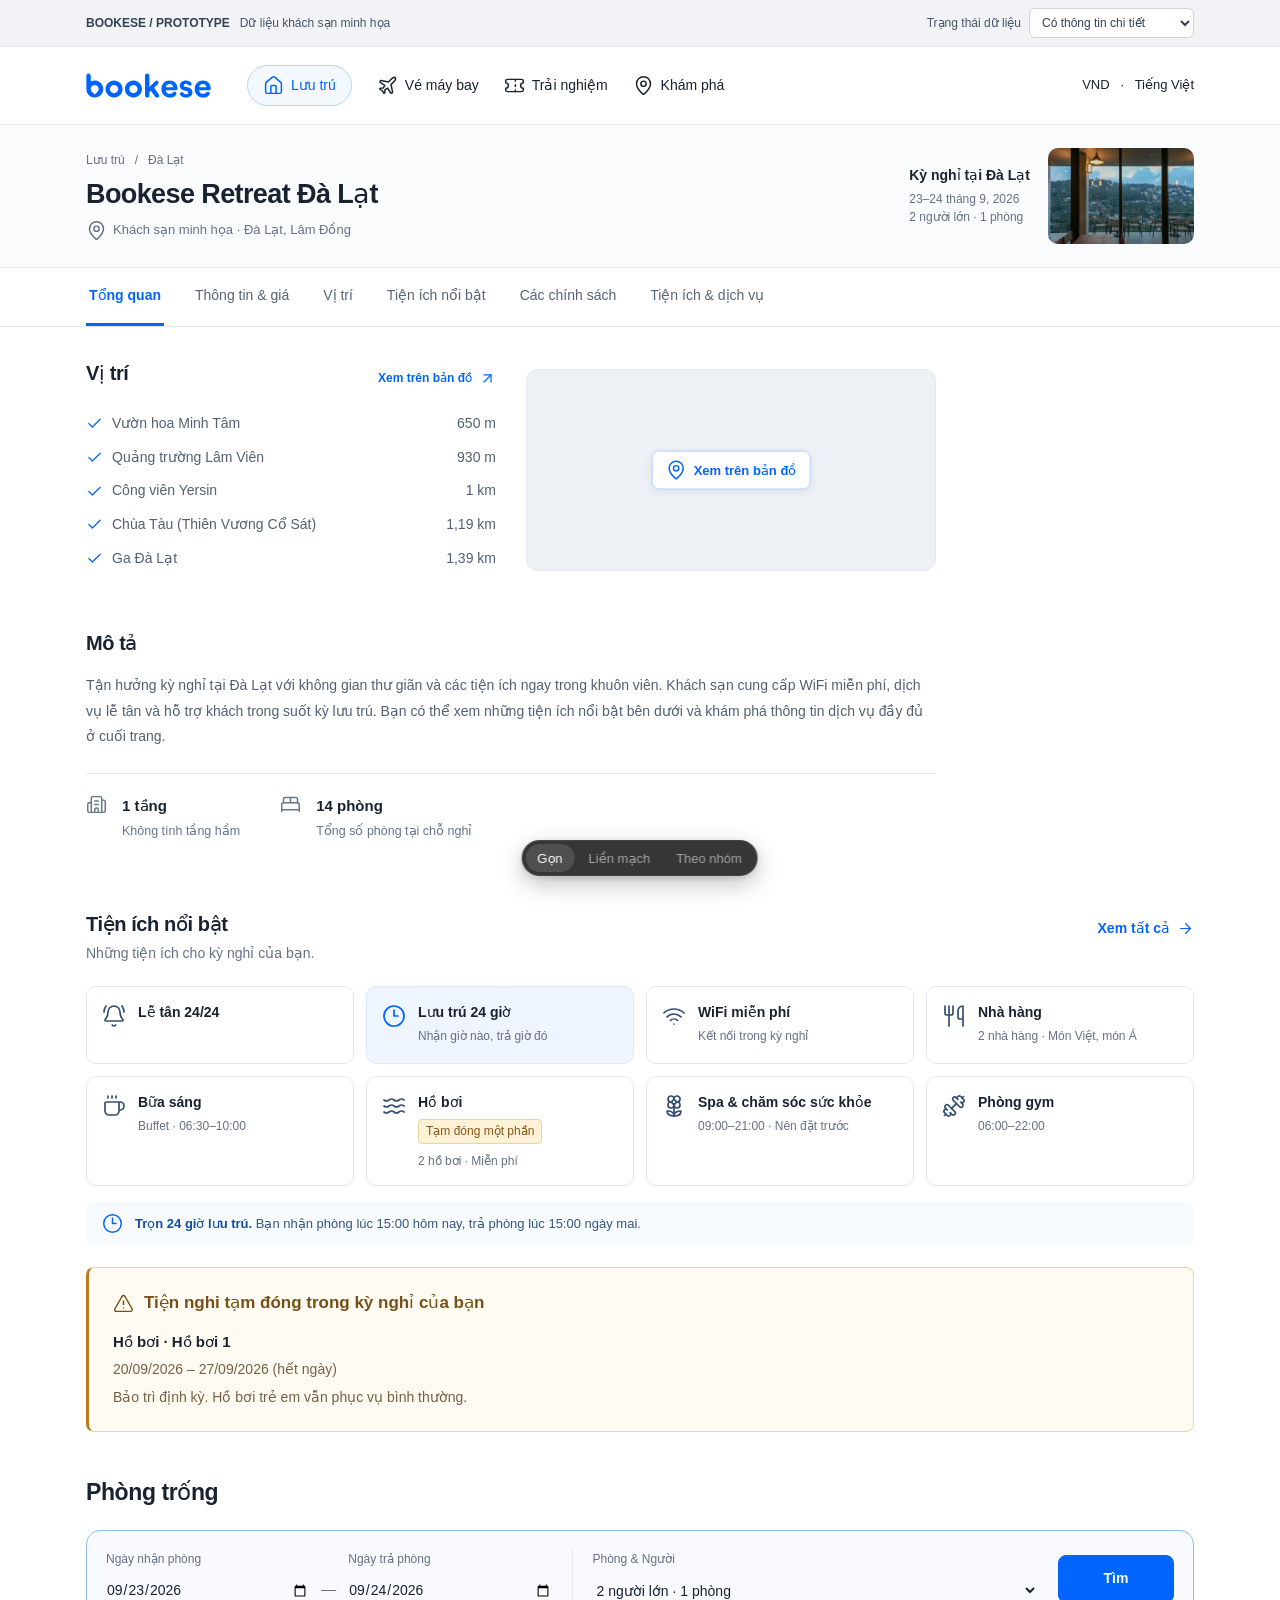
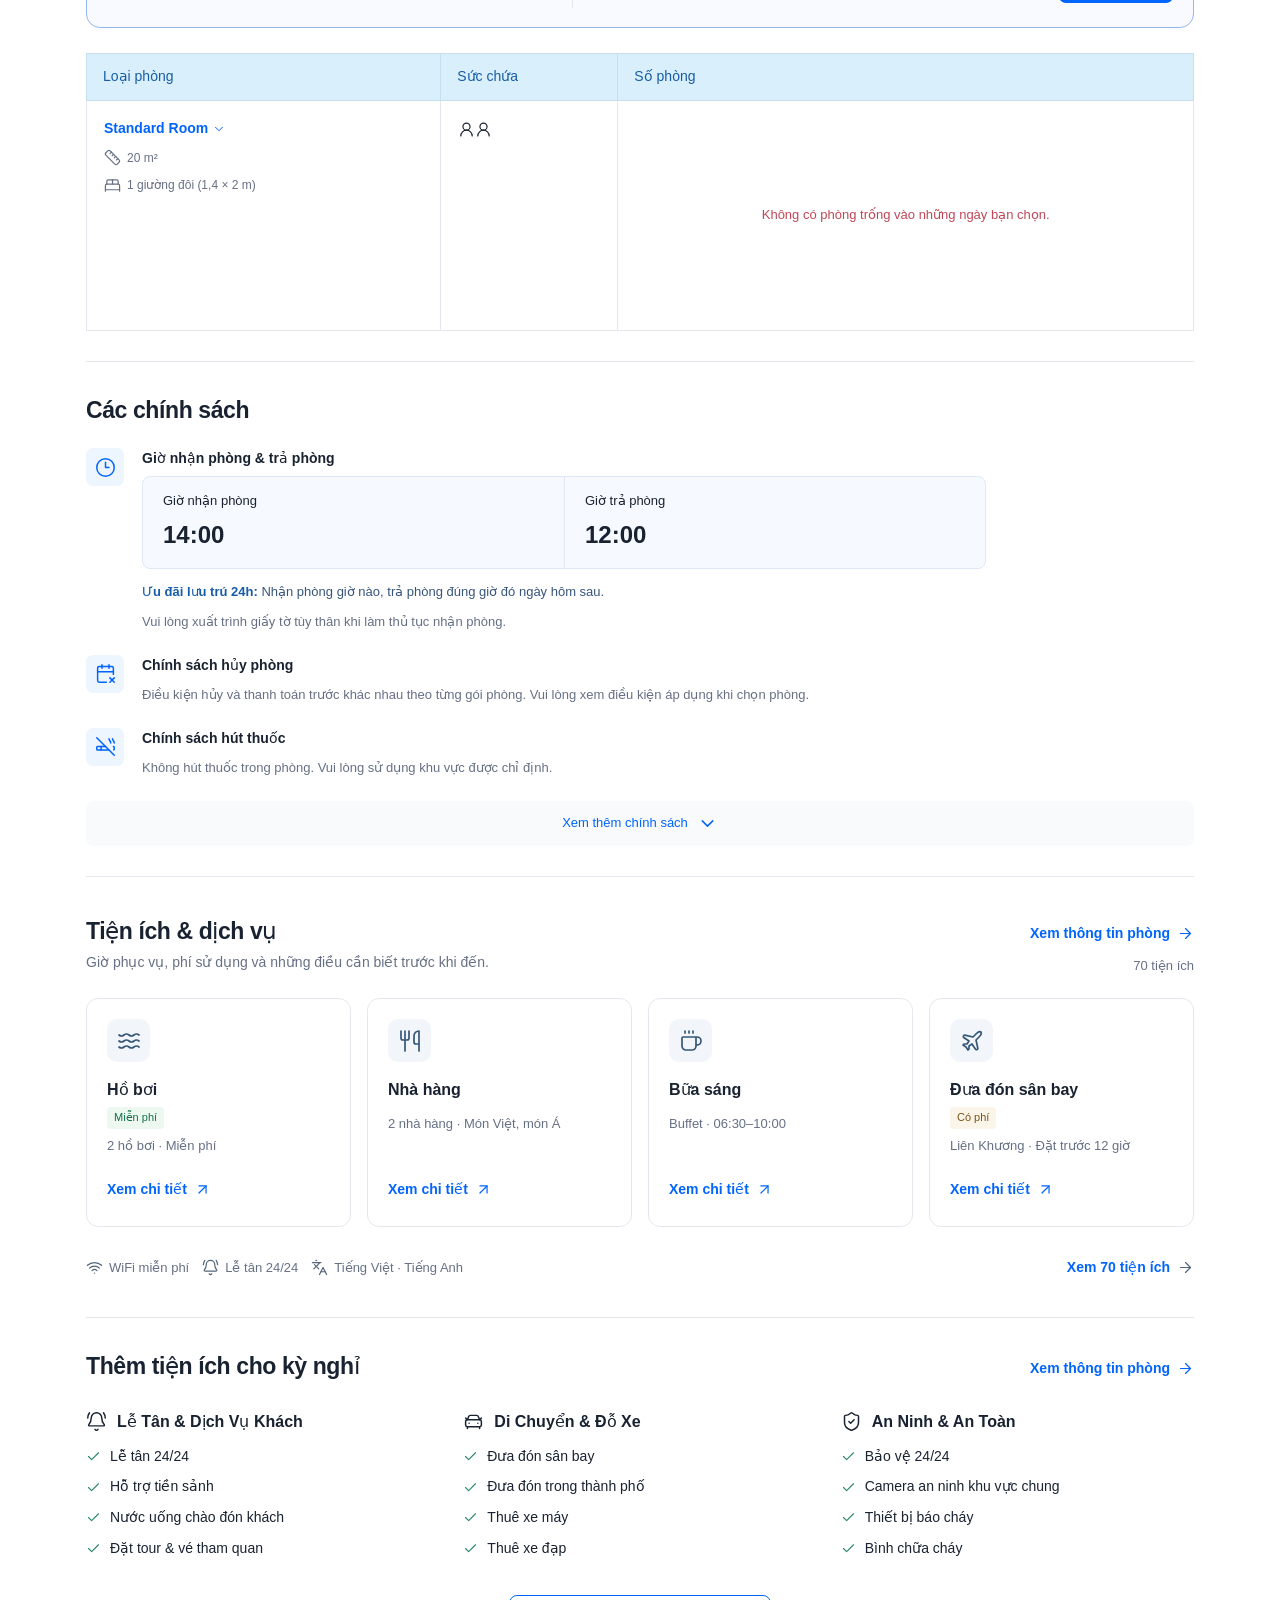
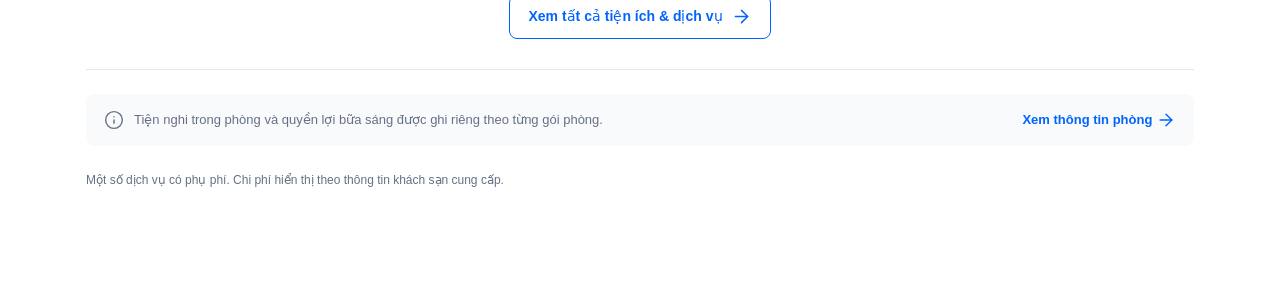
<file: index.html>
<!doctype html>
<html lang="vi"><head><meta charset="utf-8"><meta name="viewport" content="width=device-width,initial-scale=1"><meta http-equiv="refresh" content="0;url=Bookese-Tien-ich-Prototype.html"><title>Bookese · Prototype tiện ích</title></head><body><p><a href="Bookese-Tien-ich-Prototype.html">Mở prototype khách hàng</a></p><p><a href="Bookese-Extranet-Prototype.html">Mở prototype Extranet</a></p></body></html>
</file>
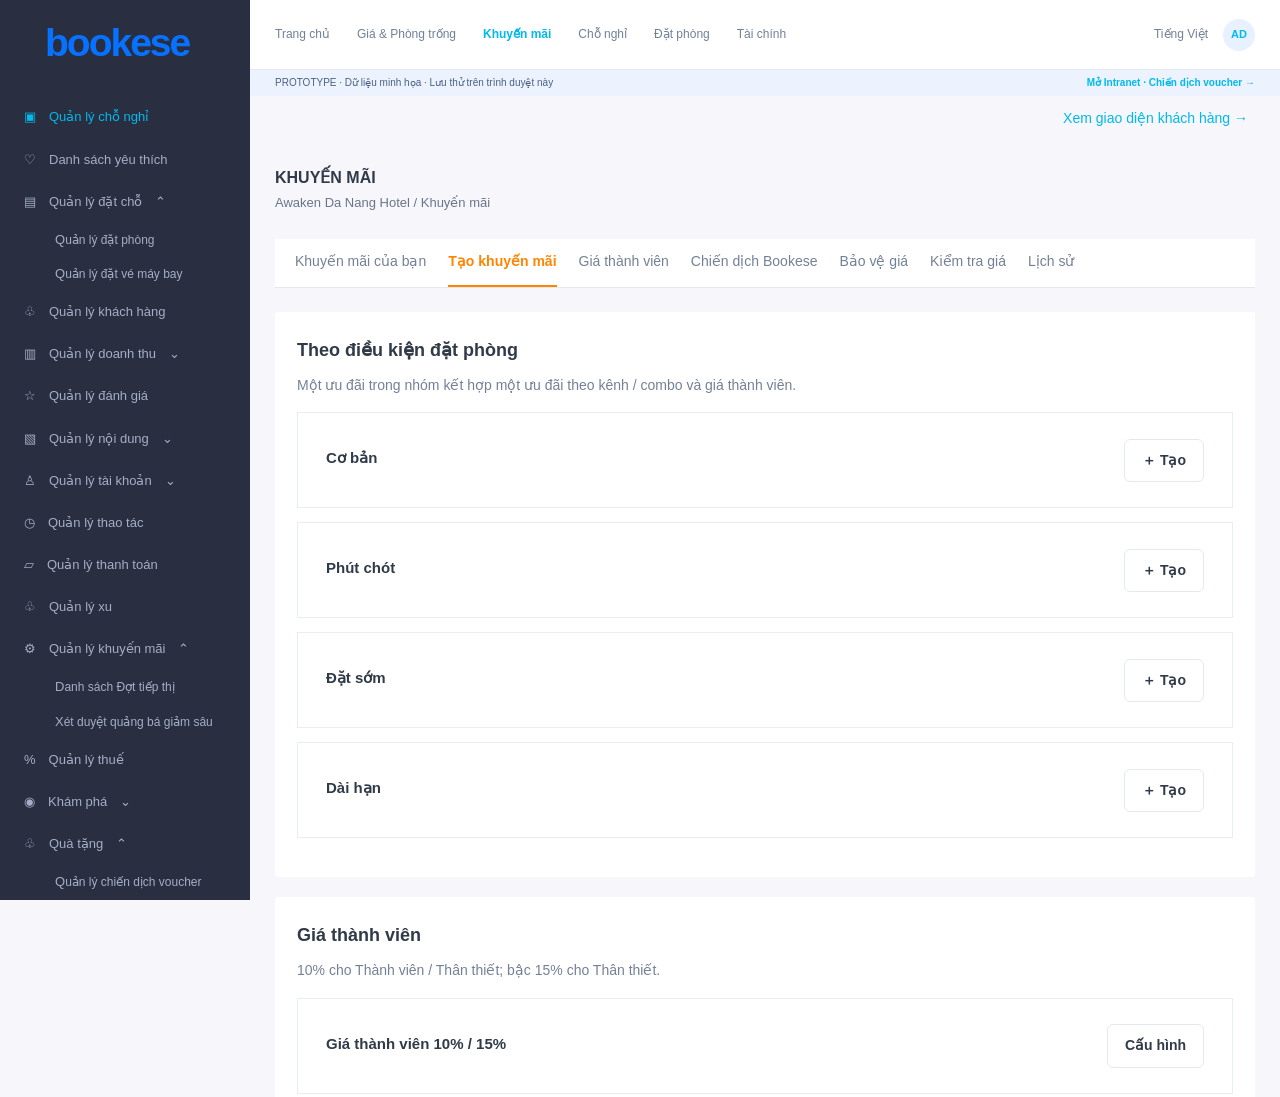
<file: promotion-loyalty/index.html>
<!doctype html><html lang="vi"><meta charset="utf-8"><meta http-equiv="refresh" content="0;url=promotions.html#catalog"><title>Bookese · Khuyến mãi và Loyalty</title><a href="promotions.html#catalog">Mở Extranet</a> · <a href="intranet.html#marketing">Mở Intranet</a></html>
</file>
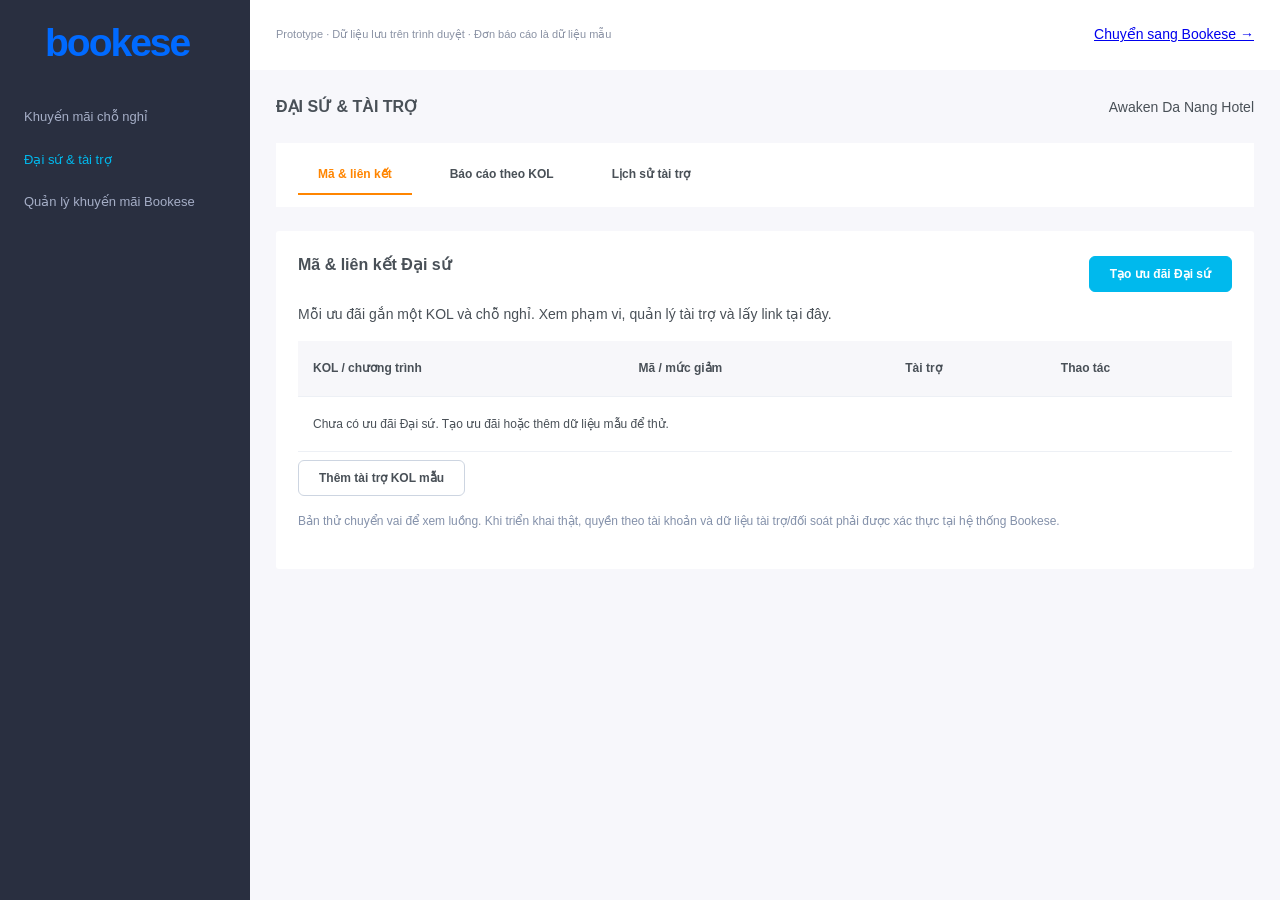
<file: promotion-loyalty/ambassadors.html>
<!doctype html><html lang="vi"><head><meta charset="utf-8"><meta name="viewport" content="width=device-width,initial-scale=1"><title>Bookese · Đại sứ & tài trợ</title><link rel="stylesheet" href="intranet.css"></head><body><aside><div class="logo">bookese</div><a href="promotions.html#list">Khuyến mãi chỗ nghỉ</a><a class="active" href="ambassadors.html">Đại sứ & tài trợ</a><a href="intranet.html#marketing">Quản lý khuyến mãi Bookese</a></aside><header><span class="sample">Prototype · Dữ liệu lưu trên trình duyệt · Đơn báo cáo là dữ liệu mẫu</span><a id="switch"></a></header><main><div class="title"><h1>Đại sứ & tài trợ</h1><span>Awaken Da Nang Hotel</span></div><div class="tabs"><button onclick="view='links';render()">Mã & liên kết</button><button onclick="view='report';render()">Báo cáo theo KOL</button><button onclick="view='audit';render()">Lịch sử tài trợ</button></div><div id="body"></div></main><dialog id="detail"></dialog><script src="ambassadors.js?v=20260918n"></script></body></html>
</file>
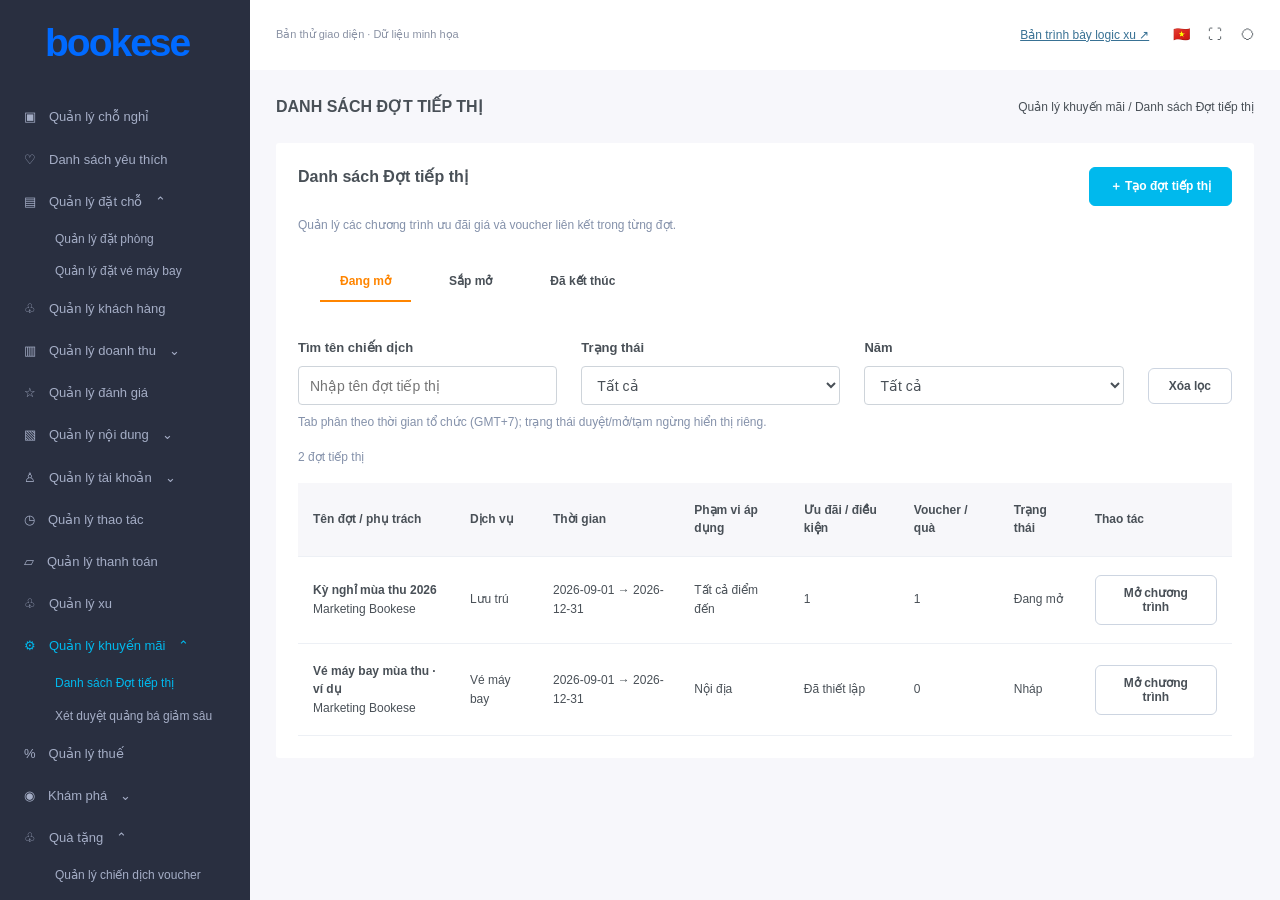
<file: promotion-loyalty/intranet.html>
<!doctype html><html lang="vi"><head><meta charset="utf-8"><meta name="viewport" content="width=device-width,initial-scale=1"><title>Bookese · Intranet</title><link rel="stylesheet" href="intranet.css?v=20260929-r1"><link rel="stylesheet" href="voucher-ui.css?v=20260929-r1"><link rel="stylesheet" href="loyalty-ui.css?v=20260929-r1"><link rel="stylesheet" href="loyalty-operations.css?v=20260929-r1"><link rel="stylesheet" href="bookese-booking-reference.css?v=20260929-r1"><link rel="stylesheet" href="promotion-update-20260929.css?v=20260929-r1"></head><body><aside id="side"></aside><header><span class="sample">Bản thử giao diện · Dữ liệu minh họa</span><span>🇻🇳　 ⛶　 ◯</span></header><main id="app"></main><dialog id="modal"></dialog><div id="toast" role="status" hidden></div><script src="shared-admin-sidebar.js?v=20260929-r1"></script><script src="intranet.js?v=20260929-r1"></script><script src="target-state.js?v=20260929-r1"></script><script src="target-intranet.js?v=20260929-r1"></script><script src="flash-publicity.js?v=20260929-r1"></script><script src="marketing-navigation.js?v=20260929-r1"></script><script src="campaign-extras.js?v=20260929-r1"></script><script src="voucher-model.js?v=20260929-r1"></script><script src="voucher-admin.js?v=20260929-r1"></script><script src="voucher-samples.js?v=20260929-r1"></script><script src="voucher-exchange-filter.js?v=20260929-r1"></script><script src="voucher-ui.js?v=20260929-r1"></script><script src="voucher-sources.js?v=20260929-r1"></script><script src="loyalty-core.js?v=20261002"></script><script src="refund-preview.js?v=20261002"></script><script src="loyalty-admin.js?v=20261002"></script><script src="loyalty-operations.js?v=20261002"></script><script src="bookese-booking-reference.js?v=20261002"></script><script src="marketing-coin-bonus.js?v=20260929-r1"></script><script src="flight-marketing-conditions.js?v=20260929-r1"></script><script src="blackout-calendar.js?v=20260929-r1"></script><script src="promotion-update-20260929.js?v=20260929-r1"></script></body></html>
</file>
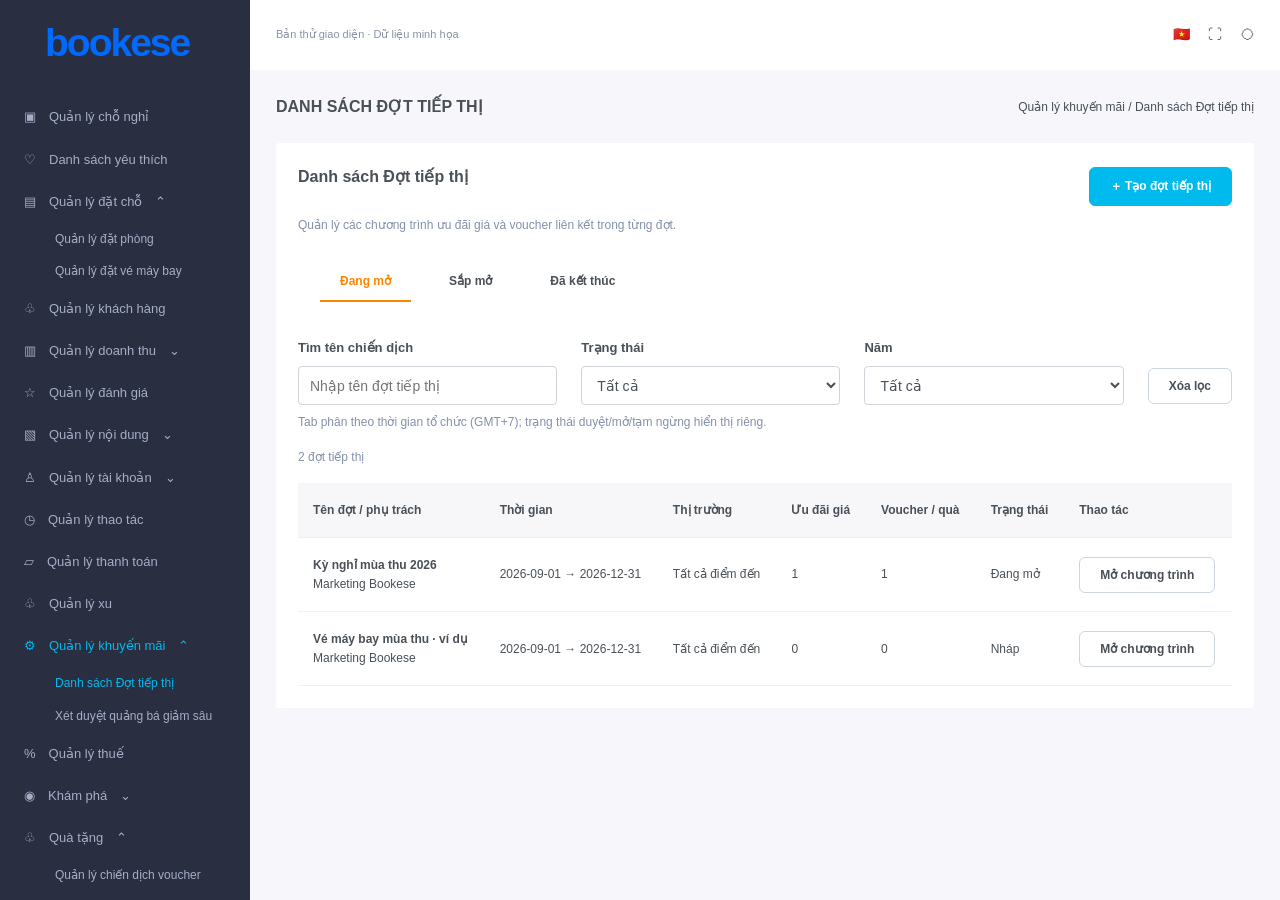
<file: promotion-loyalty/loyalty-guide-backup-20260928.html>
<!doctype html><html lang="vi"><head><meta charset="utf-8"><meta name="viewport" content="width=device-width,initial-scale=1"><title>Bookese · Intranet</title><link rel="stylesheet" href="loyalty-guide-backup-20260928-assets/intranet.css?v=20260923-voucher"><link rel="stylesheet" href="loyalty-guide-backup-20260928-assets/voucher-ui.css?v=20260923-ui"><link rel="stylesheet" href="loyalty-guide-backup-20260928-assets/loyalty-ui.css?v=20260923-coins"></head><body><aside id="side"></aside><header><span class="sample">Bản thử giao diện · Dữ liệu minh họa</span><span>🇻🇳　 ⛶　 ◯</span></header><main id="app"></main><dialog id="modal"></dialog><div id="toast" role="status" hidden></div><script src="loyalty-guide-backup-20260928-assets/shared-admin-sidebar.js?v=20260924-shared"></script><script src="loyalty-guide-backup-20260928-assets/intranet.js?sidebar=shared&v=20260923-tabs"></script><script src="loyalty-guide-backup-20260928-assets/target-state.js?v=20260918m"></script><script src="loyalty-guide-backup-20260928-assets/target-intranet.js?sidebar=shared&v=20260923-tabs"></script><script src="loyalty-guide-backup-20260928-assets/flash-publicity.js?v=20260923-no-publicity-min"></script><script src="loyalty-guide-backup-20260928-assets/marketing-navigation.js?v=20260923-no-publicity-min"></script><script src="loyalty-guide-backup-20260928-assets/campaign-extras.js?v=20260923-benefits2"></script><script src="loyalty-guide-backup-20260928-assets/voucher-model.js?v=20260923-ui"></script><script src="loyalty-guide-backup-20260928-assets/voucher-admin.js?v=20260923"></script><script src="loyalty-guide-backup-20260928-assets/voucher-samples.js?v=20260923"></script><script src="loyalty-guide-backup-20260928-assets/voucher-exchange-filter.js?v=20260923"></script><script src="loyalty-guide-backup-20260928-assets/voucher-ui.js?v=20260923-ui"></script><script src="loyalty-guide-backup-20260928-assets/voucher-sources.js?v=20260923-sources"></script><script src="loyalty-guide-backup-20260928-assets/loyalty-core.js?v=20261002"></script><script src="refund-preview.js?v=20261002"></script><script src="loyalty-guide-backup-20260928-assets/loyalty-admin.js?v=20261002"></script></body></html>
</file>
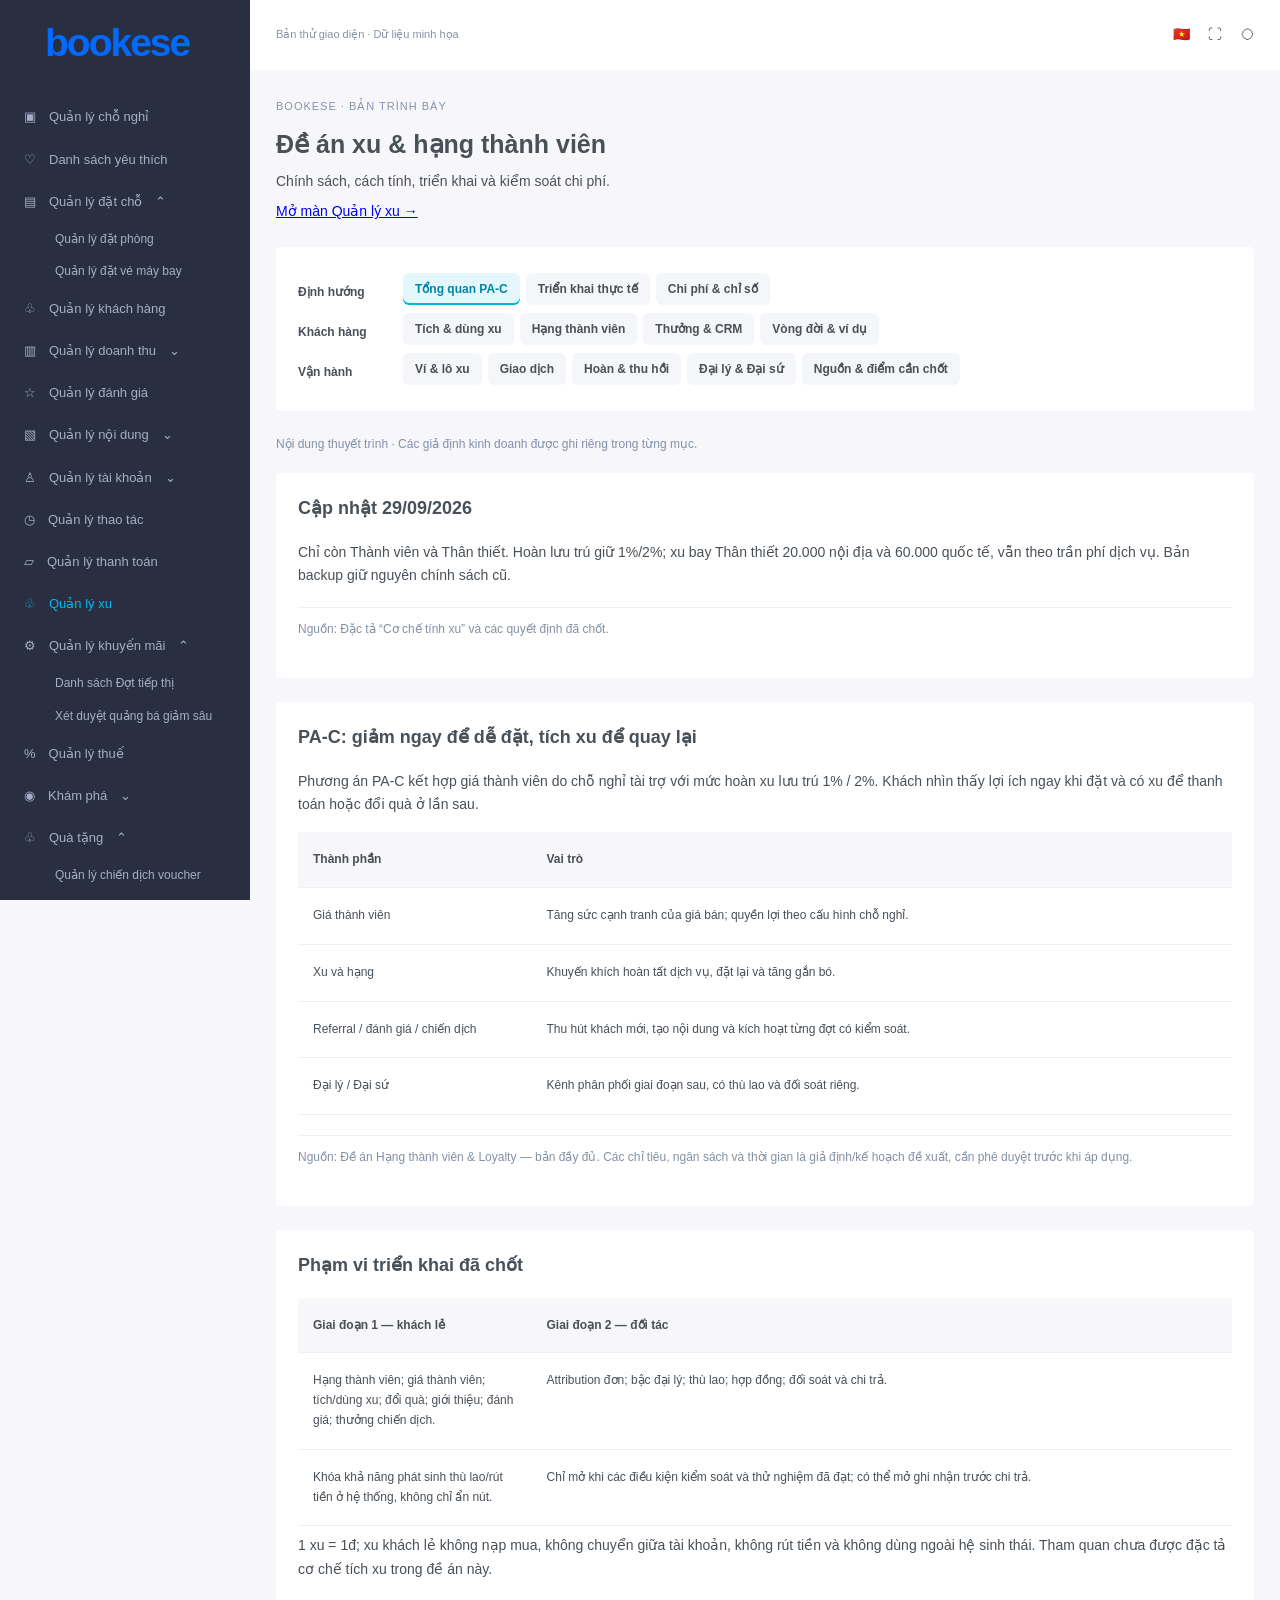
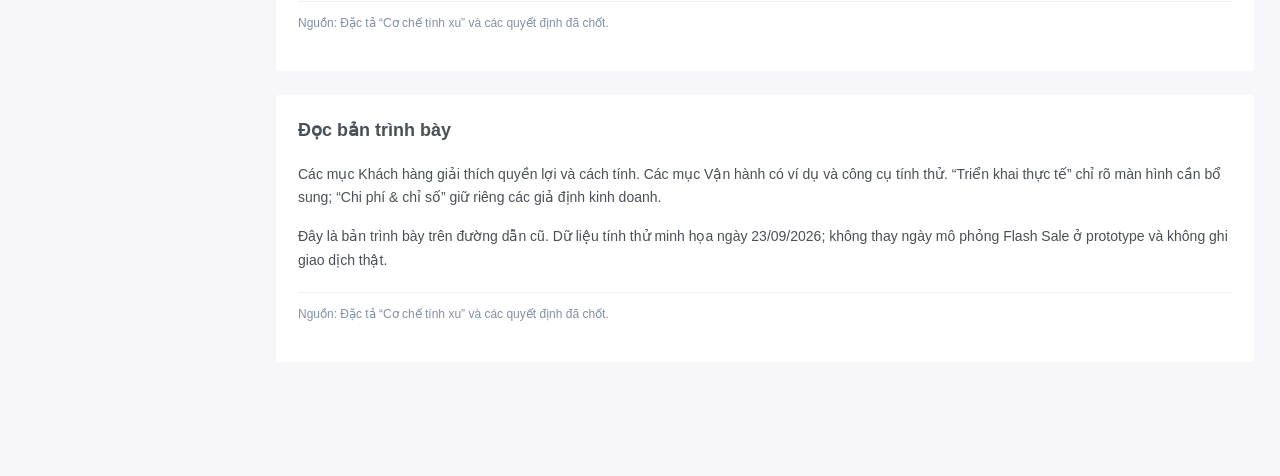
<file: promotion-loyalty/loyalty-guide.html>
<!doctype html><html lang="vi"><head><meta charset="utf-8"><meta name="viewport" content="width=device-width,initial-scale=1"><title>Bookese · Intranet</title><link rel="stylesheet" href="intranet.css?v=20260929-r1"><link rel="stylesheet" href="voucher-ui.css?v=20260929-r1"><link rel="stylesheet" href="loyalty-ui.css?v=20260929-r1"><link rel="stylesheet" href="loyalty-guide-content.css?v=20260929-r1"></head><body><aside id="side"></aside><header><span class="sample">Bản thử giao diện · Dữ liệu minh họa</span><span>🇻🇳　 ⛶　 ◯</span></header><main id="app"></main><dialog id="modal"></dialog><div id="toast" role="status" hidden></div><script src="shared-admin-sidebar.js?v=20260929-r1"></script><script src="intranet.js?v=20260929-r1"></script><script src="target-state.js?v=20260929-r1"></script><script src="target-intranet.js?v=20260929-r1"></script><script src="flash-publicity.js?v=20260929-r1"></script><script src="marketing-navigation.js?v=20260929-r1"></script><script src="campaign-extras.js?v=20260929-r1"></script><script src="voucher-model.js?v=20260929-r1"></script><script src="voucher-admin.js?v=20260929-r1"></script><script src="voucher-samples.js?v=20260929-r1"></script><script src="voucher-exchange-filter.js?v=20260929-r1"></script><script src="voucher-ui.js?v=20260929-r1"></script><script src="voucher-sources.js?v=20260929-r1"></script><script src="loyalty-core.js?v=20261002"></script><script src="refund-preview.js?v=20261002"></script><script src="loyalty-admin.js?v=20261002"></script><script src="loyalty-guide-content.js?v=20261002"></script></body></html>
</file>
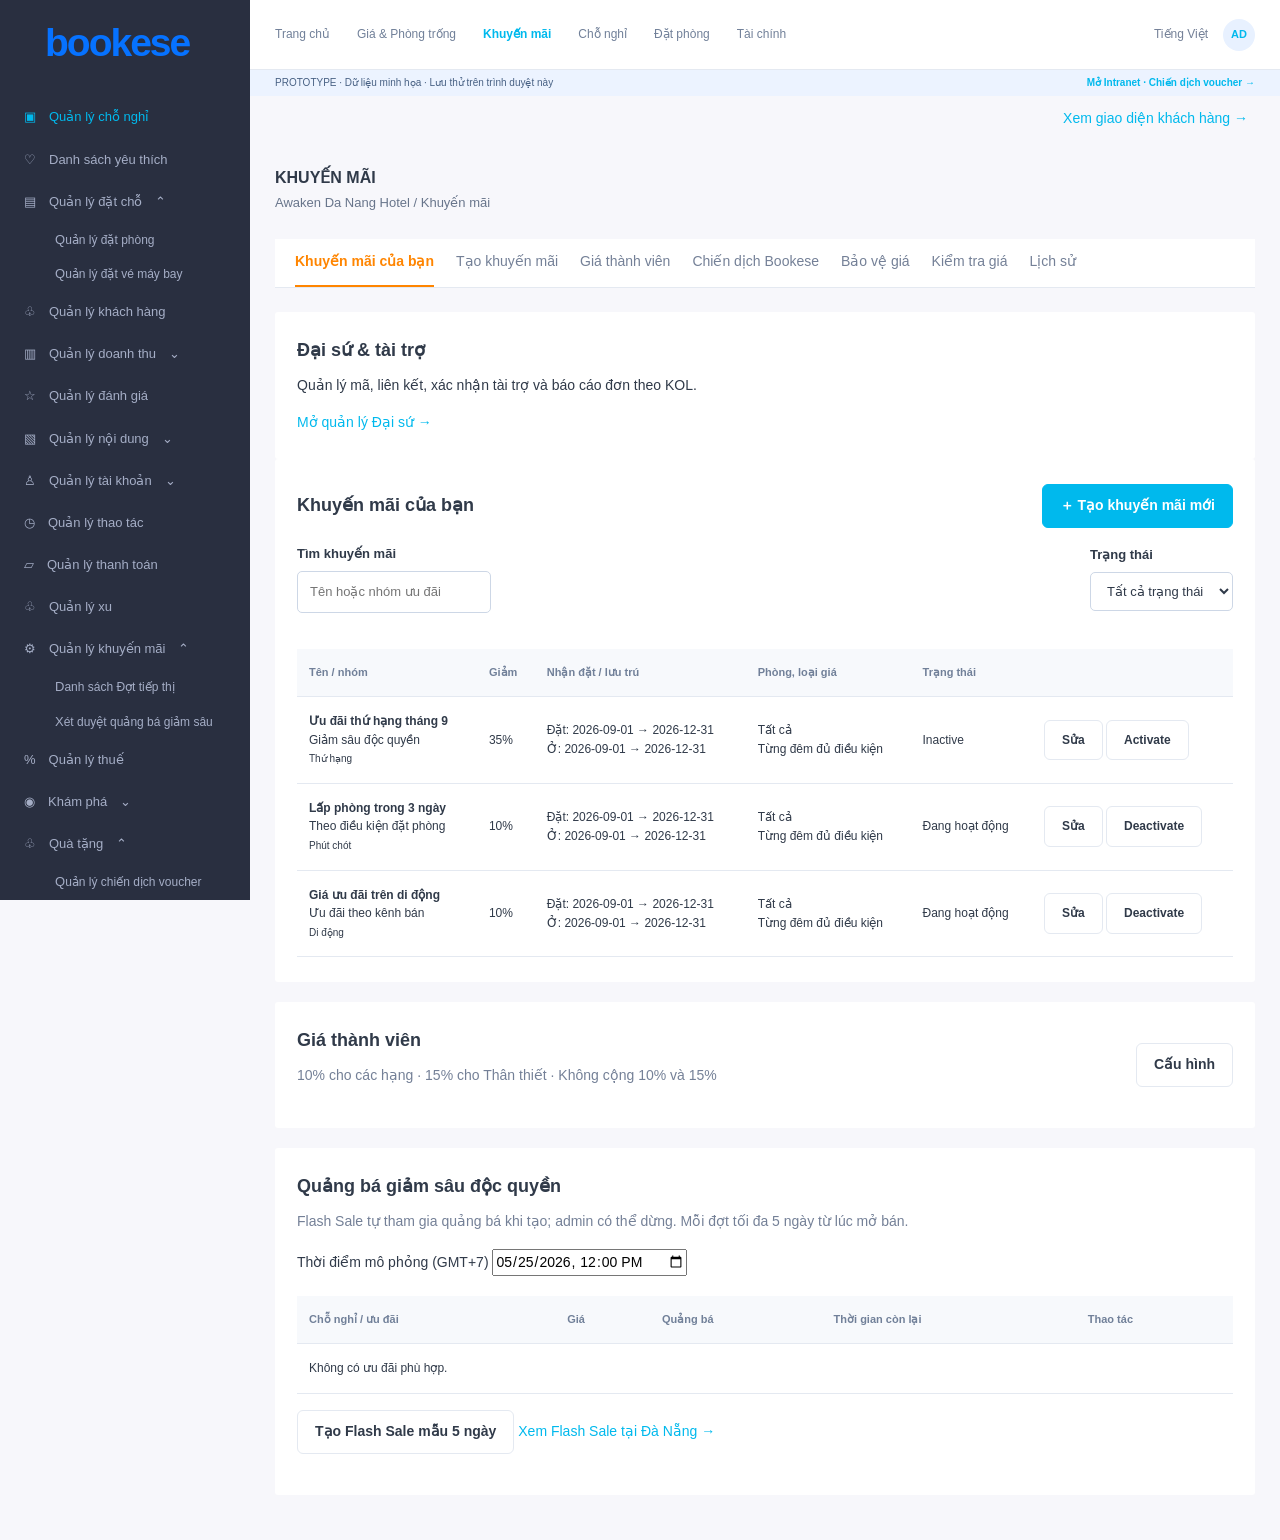
<file: promotion-loyalty/promotions.html>
<!doctype html><html lang="vi"><head><meta charset="utf-8"><meta name="viewport" content="width=device-width,initial-scale=1"><title>Bookese · Quản lý khuyến mãi</title><style>
:root{--blue:#0068ff;--cyan:#00b6ed;--ink:#27354b;--muted:#748097;--line:#e4e9f1;--bg:#f5f7fb;--green:#138764}*{box-sizing:border-box}body{margin:0;font:14px/1.55 'Segoe UI',Arial,sans-serif;color:var(--ink);background:var(--bg)}button,input,select{font:inherit}button,a,input,select{touch-action:manipulation}button{cursor:pointer}button:focus-visible,a:focus-visible,input:focus-visible,select:focus-visible{outline:3px solid #77b8ff;outline-offset:3px}button{border:1px solid var(--line);background:white;color:var(--ink);border-radius:6px;padding:10px 17px;font-weight:600}button:hover{background:#f1f6ff}button:disabled{opacity:.45;cursor:not-allowed}.primary{background:var(--blue);color:white;border-color:var(--blue)}.primary:hover{background:#0054d1}.quiet{border:0;background:transparent;color:var(--blue)}a{color:var(--blue);text-decoration:none}.sidebar{position:fixed;inset:0 auto 0 0;width:226px;background:#292f40;color:#aeb8cd;padding:25px 14px;z-index:10}.logo{color:#0672ff;font-size:37px;font-weight:750;letter-spacing:-2px;margin:0 22px 27px}.sidecaption{font-size:10px;letter-spacing:1.5px;color:#818ca4;margin:22px 15px 8px}.navitem{display:flex;gap:12px;padding:12px 15px;color:#b5bfd3;border-radius:6px;font-size:13px;align-items:center}.navitem.active{background:#183f63;color:#37c4f5}.navitem svg{width:18px;height:18px}.property{margin:2px 10px 16px;padding:12px;background:#353d50;border:1px solid #465065;border-radius:7px;color:#eef3ff;font-size:12px}.property small{color:#b0bad0;display:block}.sidefoot{position:absolute;bottom:22px;left:28px;color:#8e9bb3;font-size:11px}.shell{margin-left:226px}.top{height:72px;background:white;border-bottom:1px solid var(--line);display:flex;justify-content:space-between;align-items:center;padding:0 30px;gap:20px}.topnav{display:flex;gap:26px;color:#718099;font-size:13px}.topnav .selected{color:var(--blue);font-weight:650}.avatar{width:32px;height:32px;background:#e8f1ff;border-radius:50%;display:inline-grid;place-items:center;color:var(--blue);font-size:11px;font-weight:700}.prototype{padding:8px 30px;background:#ecf3ff;color:#486184;display:flex;justify-content:space-between;gap:16px;font-size:11px}.prototype a{font-weight:650}main{max-width:1550px;margin:auto;padding:28px 32px 105px}.crumb{font-size:12px;color:var(--muted);margin-bottom:13px}.titlebar{display:flex;justify-content:space-between;align-items:center;gap:20px;margin-bottom:24px}h1{font-size:27px;letter-spacing:-.6px;margin:0 0 4px;line-height:1.3}h2{font-size:17px;margin:0 0 6px}h3{font-size:14px;margin:0 0 5px}p{margin:0 0 16px}.muted{color:var(--muted)}.small{font-size:12px}.badge{display:inline-flex;align-items:center;border-radius:4px;padding:4px 9px;font-size:11px;font-weight:600;background:#edf3ff;color:#3660a7;white-space:nowrap}.badge.green{background:#e8f7f0;color:#168160}.badge.amber{background:#fff4df;color:#986622}.tabs{display:flex;gap:26px;border-bottom:1px solid var(--line);margin-bottom:24px;overflow:auto}.tabs button{background:none;border:0;border-radius:0;padding:12px 0;white-space:nowrap;color:var(--muted);font-weight:500;border-bottom:2px solid transparent}.tabs button.active{color:var(--blue);border-color:var(--blue);font-weight:650}.workspace{display:grid;grid-template-columns:minmax(0,1fr) 320px;gap:24px;align-items:start}.card{background:white;border:1px solid var(--line);border-radius:9px;padding:24px;margin-bottom:20px}.cardhead{display:flex;justify-content:space-between;gap:15px;align-items:center;margin-bottom:19px}.step{color:#93a3bb;font-size:11px;letter-spacing:1px;font-weight:650;margin-bottom:6px}.tiergrid{display:grid;grid-template-columns:1fr 1fr;gap:16px}.tier{position:relative;border:1px solid var(--line);border-radius:7px;padding:19px;display:block;cursor:pointer}.tier.on{border-color:#7babff;background:#f7faff}.tier input{position:absolute;right:18px;top:21px;width:17px;height:17px;accent-color:var(--blue)}.tier b.percent{display:block;font-size:35px;letter-spacing:-1px;line-height:1.4;color:#1459ac;margin:13px 0 1px}.tier strong{display:block;font-size:13px}.tier .eligibility{display:block;border-top:1px solid #dde7f5;margin-top:15px;padding-top:12px;color:#748097;font-size:11px}.note{display:flex;gap:10px;padding:13px 15px;border-radius:6px;background:#f1f6fd;color:#56718f;font-size:12px;margin-top:17px}.note.warn{background:#fff6e7;color:#94611c}.field{display:block;font-weight:600;font-size:12px;margin:16px 0}.field input,.field select{display:block;margin-top:7px;width:100%;padding:10px 12px;border:1px solid #cdd7e6;border-radius:5px;background:white;color:var(--ink);font-weight:400}.field input:read-only{background:#f6f8fb;color:#7c8799}.row{display:flex;align-items:center;justify-content:space-between;gap:15px}.divider{border-top:1px solid var(--line);margin:18px 0}.preview{position:sticky;top:22px}.preview .card{padding:21px}.previewhead{display:flex;justify-content:space-between;align-items:center;margin-bottom:15px}.price-line{display:flex;justify-content:space-between;gap:12px;font-size:12px;margin:12px 0}.price-line b{font-variant-numeric:tabular-nums}.price-line.discount{color:var(--green)}.total{font-size:14px;margin:18px 0}.total b{font-size:24px;color:#125bc2;letter-spacing:-.5px}.reward{background:#eef8f3;color:#187759;border-radius:6px;padding:12px;font-size:12px;margin-top:17px}.minirooms{display:flex;gap:7px;flex-wrap:wrap}.chip{background:#f4f6fa;border:1px solid var(--line);border-radius:5px;padding:5px 9px;font-size:11px}.savebar{position:fixed;bottom:0;left:226px;right:0;background:#ffffffed;border-top:1px solid var(--line);padding:14px 32px;display:flex;align-items:center;justify-content:space-between;gap:15px;z-index:15;backdrop-filter:blur(10px)}.savebar .actions{display:flex;gap:12px}.statusdot{width:7px;height:7px;border-radius:50%;background:#1d9872;display:inline-block;margin-right:7px}table{width:100%;border-collapse:collapse;font-size:12px;text-align:left}th{background:#f7f9fc;color:#718099;font-size:11px;font-weight:600}td,th{padding:15px 12px;border-bottom:1px solid var(--line)}td select{border:1px solid #d8e1ee;padding:8px;border-radius:5px;color:#32609c;max-width:100%;background:white}td input[type=checkbox]{accent-color:var(--blue);width:16px;height:16px}.tablewrap{overflow:auto}.subtle{background:#f7f9fc;padding:14px;border-radius:6px}.calendar{display:grid;grid-template-columns:repeat(7,1fr);gap:5px;margin:18px 0}.calendar button{padding:10px 0;border:0;background:#f6f8fb;font-size:12px}.calendar button.picked{background:var(--blue);color:white}.calendar span{text-align:center;font-size:11px;color:var(--muted)}.stats{display:grid;grid-template-columns:repeat(3,1fr);gap:16px;margin-bottom:22px}.stat{padding:20px;border:1px solid var(--line);background:white;border-radius:8px}.stat strong{display:block;font-size:28px;margin:8px 0}.coinrow{display:grid;grid-template-columns:1.1fr .6fr 1.4fr 1fr;align-items:center;padding:21px 0;border-bottom:1px solid var(--line);gap:15px}.coinrow:last-child{border:0}.coinrow .rate{font-size:25px;font-weight:650;color:var(--blue)}.tiericon{width:36px;height:36px;background:#eef4ff;border-radius:8px;display:inline-grid;place-items:center;color:#2872d9;margin-right:12px;font-weight:700}.rules{display:grid;grid-template-columns:1fr 1fr;gap:15px}.rule{padding:15px;background:#f7f9fc;border-radius:6px}.rule b{display:block;font-size:16px;margin-top:5px}.modal{border:0;border-radius:12px;max-width:600px;width:calc(100% - 30px);padding:28px;color:var(--ink);box-shadow:0 25px 100px #172b5040}.modal::backdrop{background:#16253b75}.modal .actions{display:flex;justify-content:flex-end;gap:12px;margin-top:24px}.toast{position:fixed;bottom:85px;left:50%;transform:translateX(-50%);background:#223b35;color:white;padding:12px 22px;border-radius:7px;z-index:50;box-shadow:0 6px 30px #18332d20}.hidden{display:none!important}.empty{padding:45px;text-align:center;color:var(--muted)}.error{color:#ba3b37;font-size:12px;margin-top:10px}.flow{display:flex;gap:8px;align-items:center;flex-wrap:wrap;margin:16px 0}.flow span{background:#eff4fc;padding:8px 12px;border-radius:5px;font-size:12px}.formgrid{display:grid;grid-template-columns:1fr 1fr;gap:14px}.mobilebrand{display:none}@media(min-width:1550px){.workspace{grid-template-columns:minmax(0,1fr) 360px}.card{padding:28px}}@media(max-width:1150px){.sidebar{width:195px}.shell{margin-left:195px}.savebar{left:195px}.workspace{grid-template-columns:minmax(0,1fr) 290px}.topnav{gap:15px}main{padding:24px 22px 110px}.card{padding:19px}}@media(max-width:950px){.workspace{grid-template-columns:1fr}.preview{position:static}.preview .card{max-width:none}.sidebar{width:180px}.shell{margin-left:180px}.savebar{left:180px}.topnav span:nth-child(n+4){display:none}.coinrow{grid-template-columns:1fr .5fr 1fr}.coinrow>div:last-child{display:none}}@media(max-width:650px){.sidebar{display:none}.shell{margin:0}.savebar{left:0;padding:12px 16px}.savebar .small{max-width:135px;font-size:10px}.top{padding:0 16px;height:59px}.mobilebrand{display:block;color:var(--blue);font-weight:750;font-size:22px}.topnav{display:none}.prototype{padding:8px 16px}main{padding:21px 16px 110px}.titlebar{align-items:flex-start}h1{font-size:23px}.tiergrid,.stats,.rules,.formgrid{grid-template-columns:1fr}.tier{padding:16px}.tier b.percent{font-size:30px}.coinrow{grid-template-columns:1fr .4fr}.coinrow>div:nth-child(3){grid-column:1/-1}.titlebar .badge{display:none}.tabs{gap:20px}.card{padding:18px}}
</style><link rel="stylesheet" href="promotion-update-20260929.css?v=20260929-r1"></head><body><aside class="sidebar"><div class="logo">bookese</div><div class="sidecaption">KHÔNG GIAN QUẢN TRỊ</div><a class="navitem" href="#offers">▦ &nbsp; Quản lý chỗ nghỉ</a><div class="property">Awaken Da Nang Hotel<small>Chỗ nghỉ minh họa · Đà Nẵng</small></div><div class="navitem">♡ &nbsp; Danh sách yêu thích</div><div class="navitem">▤ &nbsp; Quản lý đặt chỗ</div><div class="navitem">♧ &nbsp; Quản lý khách hàng</div><div class="navitem">▥ &nbsp; Quản lý doanh thu</div><div class="navitem">☆ &nbsp; Quản lý đánh giá</div><div class="sidecaption">CHƯƠNG TRÌNH THÀNH VIÊN</div><a class="navitem" id="navoffers" href="#offers">◇ &nbsp; Ưu đãi tài khoản</a><a class="navitem" id="navcoins" href="#coins">◉ &nbsp; Quản lý xu</a><div class="sidefoot">Bookese Extranet<br>Prototype · tháng 09/2026</div></aside><div class="shell"><header class="top"><span class="mobilebrand">bookese</span><div class="topnav"><span>Trang chủ</span><span>Giá & Phòng trống</span><span class="selected">Khuyến mãi</span><span>Chỗ nghỉ</span><span>Đặt phòng</span><span>Tài chính</span></div><div class="row"><span class="small muted">Tiếng Việt</span><span class="avatar">AD</span></div></header><div class="prototype"><span>PROTOTYPE · Dữ liệu minh họa · Lưu thử trên trình duyệt này</span><a href="#coins" id="quicknav">Mở quản lý xu →</a></div><p style="margin:12px 32px;text-align:right"><a href="customer.html">Xem giao diện khách hàng →</a></p><main id="main"></main></div><footer class="savebar"><div class="small" id="savestate"></div><div class="actions"><button id="cancel">Hủy thay đổi</button><button class="primary" id="save">Xem lại & lưu</button></div></footer><dialog class="modal" id="dialog"></dialog><div class="toast hidden" id="toast" role="status"></div><style>.cataloggrid{display:grid;grid-template-columns:repeat(2,minmax(0,1fr));gap:20px}.cataloggrid .card{margin:0}@media(max-width:950px){.workspace{grid-template-columns:1fr!important}}@media(max-width:650px){.cataloggrid{grid-template-columns:1fr}}</style><script src="shared-admin-sidebar.js?v=20260929-r1"></script><script src="promotions.js?v=20260929-r1"></script><script src="policy-core.js?v=20260929-r1"></script><script src="policy-update.js?v=20260929-r1"></script><script src="bookese-ui.js?v=20260929-r1"></script><script src="target-state.js?v=20260929-r1"></script><script src="room-scope.js?v=20260929-r1"></script><script src="campaign-benefits.js?v=20260929-r1"></script><script src="target-extranet.js?v=20260929-r1"></script><script src="offer-forms.js?v=20260929-r1"></script><script src="current-bookese-forms.js?v=20260929-r1"></script><script src="price-branches.js?v=20260929-r1"></script><script src="room-simulator.js?v=20260929-r1"></script><script src="campaign-code-scope.js?v=20260929-r1"></script><script src="partner-channels.js?v=20260929-r1"></script><script src="flash-publicity.js?v=20260929-r1"></script><script src="campaign-extras.js?v=20260929-r1"></script><script src="blackout-calendar.js?v=20260929-r1"></script><script src="promotion-update-20260929.js?v=20260929-r1"></script></body></html>
</file>
<file: promotion-loyalty/intranet.css>
:root{--bg:#f7f7fb;--ink:#495057;--cyan:#00b9ed;--orange:#ff8500;--line:#e7ebf2}*{box-sizing:border-box}body{margin:0;background:var(--bg);color:var(--ink);font:14px/1.55 Arial,sans-serif}aside{position:fixed;inset:0 auto 0 0;width:250px;background:#292f40;color:#a5aec6;overflow:auto;padding:13px 0;z-index:3}.logo{font-size:39px;font-weight:700;letter-spacing:-2px;color:#006aff;margin:0 45px 23px}aside a,aside .nav{display:block;padding:11px 24px;color:#a5aec6;text-decoration:none;font-size:13px}aside a:hover{background:#323b4e}aside a.active{color:var(--cyan)}aside .sub{padding:7px 30px 7px 55px;font-size:12px}header{margin-left:250px;height:70px;background:#fff;display:flex;align-items:center;justify-content:space-between;padding:0 26px}.sample{font-size:11px;color:#8a92a4}main{margin-left:250px;padding:25px 26px 90px}.title{display:flex;justify-content:space-between;align-items:center;margin-bottom:23px}.title h1{font-size:16px;text-transform:uppercase;margin:0}.crumb{font-size:12px}.card{background:#fff;padding:22px;border-radius:3px;margin-bottom:24px}.row{display:flex;gap:14px;align-items:center;justify-content:space-between}.grid{display:grid;grid-template-columns:1fr 1fr;gap:24px}.fields{display:grid;grid-template-columns:1fr 1fr;gap:0 24px}h2{font-size:16px;margin:0 0 18px}h3{font-size:14px}p{margin:8px 0 16px}.muted,small{color:#8491aa;font-size:12px}button,.button{font:600 12px Arial,sans-serif;border:1px solid #cdd5e1;border-radius:6px;padding:10px 20px;cursor:pointer;background:white;color:var(--ink);text-decoration:none}button:hover{filter:brightness(.96)}button:disabled{opacity:.5;cursor:default}.primary{background:var(--cyan);border-color:var(--cyan);color:white}.orange{background:var(--orange);border-color:var(--orange);color:white}.field{display:block;margin:0 0 18px;font-size:13px;font-weight:600}.field input,.field select,.field textarea{display:block;width:100%;margin-top:8px;border:1px solid #ced4da;border-radius:4px;min-height:39px;padding:9px 11px;font:14px Arial,sans-serif;color:var(--ink);background:#fff}.field textarea{min-height:85px;resize:vertical}.field input:read-only{background:#f7f7fb}.checks{display:flex;gap:18px;flex-wrap:wrap;margin:8px 0 20px}.checks label{font-size:13px}.checks input{accent-color:var(--cyan)}table{width:100%;border-collapse:collapse;font-size:12px}th,td{padding:18px 15px;text-align:left;border-bottom:1px solid #edf0f5}th{background:#f7f7fa}td a{color:#2583ac}.table{overflow:auto}.policy td{border:1px solid #ced4de}.policy td:first-child{font-weight:600;width:46%}.tabs{display:flex;gap:18px;background:white;padding:12px 22px;margin-bottom:24px;overflow:auto}.tabs button{border:0;border-radius:0;border-bottom:2px solid transparent;padding:12px 20px;white-space:nowrap}.tabs .active{color:var(--orange);border-color:var(--orange)}.badge{font-size:11px;background:#f1f4f8;padding:5px 9px;border-radius:3px}.actions{display:flex;justify-content:flex-end;gap:12px;margin-top:22px}.narrow{max-width:800px;margin:0 auto}.hint{border-left:3px solid var(--cyan);background:#f1faff;padding:12px 15px;font-size:12px;margin:12px 0}.error{color:#bf3535;font-size:13px;margin:12px 0}.empty{text-align:center;padding:48px;color:#7d8490}dialog{border:0;border-radius:6px;width:min(540px,95vw);padding:30px;color:var(--ink);max-height:90vh;overflow:auto}dialog::backdrop{background:#0007}.close{border:0;padding:3px 7px;font-size:20px;color:#6375e4}.filter{display:flex;gap:24px;align-items:flex-end}.filter .field{flex:1;margin:0}.filter button{margin-bottom:1px}.link{color:#078db8;background:none;border:0;padding:7px}.footbar{position:sticky;bottom:0;background:white;padding:18px;display:flex;justify-content:flex-end;gap:15px;border-top:1px solid var(--line)}#toast{position:fixed;bottom:25px;left:50%;background:#263948;color:#fff;padding:12px 23px;border-radius:6px;z-index:10}button:focus-visible,a:focus-visible,input:focus-visible,select:focus-visible,textarea:focus-visible{outline:3px solid #88ccff;outline-offset:2px}@media(max-width:950px){aside{width:210px}.logo{margin-left:25px}header,main{margin-left:210px}.grid,.fields{grid-template-columns:1fr}.filter{flex-wrap:wrap}}@media(max-width:650px){aside{position:static;width:auto;max-height:180px}.logo{font-size:28px;margin:0 24px}aside .nav,aside .sub{display:none}aside a{display:inline-block;padding:8px 12px}header,main{margin:0}main{padding:20px 14px}.title{align-items:flex-start}.crumb{display:none}.row{flex-wrap:wrap}.filter{display:block}.filter .field{margin-bottom:12px}}
[hidden]{display:none!important}
</file>
<file: promotion-loyalty/voucher-ui.css>
.voucher-tabs{padding:0;margin:0 0 20px;border-bottom:1px solid var(--line);gap:4px}.voucher-tabs button{padding:15px 22px}.voucher-toolbar{display:flex;gap:18px;align-items:end;margin-bottom:20px}.voucher-toolbar .field{flex:1;margin:0}.voucher-toolbar .field:first-child{flex:2}.voucher-table th{white-space:nowrap}.voucher-table td{vertical-align:middle}.voucher-table .name{min-width:200px;max-width:300px}.voucher-table .name button{text-align:left;font-size:13px;color:#394655;background:none;border:0;padding:0;font-weight:600}.voucher-table small{display:block;margin-top:5px}.status-pill{display:inline-block;padding:4px 9px;border-radius:4px;background:#f0f2f7;color:#69758c;font-size:11px;white-space:nowrap}.status-pill.live{background:#e7f7ef;color:#217247}.status-pill.pending{background:#fff3dc;color:#996114}.status-pill.stopped{background:#fcebec;color:#ac3e43}.list-footer{display:flex;align-items:center;justify-content:space-between;margin-top:20px;color:#8491aa;font-size:12px}.list-footer button{padding:7px 12px}.voucher-summary{display:flex;justify-content:space-between;gap:24px}.voucher-summary h2{font-size:20px;margin:8px 0}.voucher-summary p{margin:6px 0}.voucher-summary .actions{margin-top:0;align-items:center;flex-wrap:wrap}.voucher-meta{display:flex;gap:26px;flex-wrap:wrap;margin-top:20px;padding-top:18px;border-top:1px solid var(--line)}.voucher-meta span{font-size:12px;color:#8491aa}.voucher-meta b{display:block;color:var(--ink);font-size:14px;margin-top:4px}.voucher-config{display:grid;grid-template-columns:minmax(0,1fr) 270px;align-items:start;gap:24px}.voucher-config form{min-width:0}.voucher-guide{position:sticky;top:20px}.voucher-guide h3{margin:18px 0 6px}.voucher-guide p{font-size:12px;color:#79869b}.voucher-guide a{display:block;padding:10px 0;text-decoration:none;color:#576779;border-bottom:1px solid var(--line)}.voucher-guide a:hover{color:#00a8d5}.voucher-config .footbar{z-index:2;bottom:0;box-shadow:0 -3px 10px #25364808}.voucher-config .footbar button[type=submit]{background:var(--cyan);color:white;border-color:var(--cyan)}.voucher-type-cards{display:grid;grid-template-columns:repeat(3,1fr);gap:12px;margin-bottom:22px}.voucher-type-cards button{text-align:left;padding:16px;border-radius:5px;font-weight:400}.voucher-type-cards button b{display:block;margin-bottom:7px;font-size:13px}.voucher-type-cards button small{display:block;line-height:1.6}.voucher-type-cards button.active{border-color:var(--cyan);background:#f0fbff}.gift-cell{display:flex;align-items:center;gap:14px;min-width:235px}.gift-thumb{width:64px;height:64px;flex-shrink:0;object-fit:cover;border-radius:4px;background:#f4f6fa;display:grid;place-items:center;color:#8da0bc;font-size:24px}.gift-screen .tabs{flex:1;margin-bottom:0}.gift-screen .row{border-bottom:1px solid var(--line);margin-bottom:20px}.gift-screen .tabs{border-bottom:0}.gift-form fieldset{border:0;padding:0;margin:0 0 22px}.gift-form legend{font-weight:600;font-size:13px;margin-bottom:12px}.gift-form .checks{margin:0}.gift-form .checks label{display:flex;align-items:center;gap:8px}.gift-form input[type=radio],.gift-form input[type=checkbox]{accent-color:var(--cyan)}.gift-form .counter{display:block;text-align:right;font-size:11px;margin-top:-13px;margin-bottom:16px;color:#8a92a4}.gift-form .gift-upload{border:1px dashed #ccd6e2;border-radius:4px;padding:28px;text-align:center;background:#fafbfe}.gift-form .gift-upload input{margin:14px auto;max-width:100%;display:block}.gift-form .gift-upload img{max-width:100%;max-height:160px;margin:auto}.gift-form .stepper{display:flex;align-items:center;max-width:210px;margin-top:8px}.gift-form .stepper button{padding:10px 15px}.gift-form .stepper input{width:80px;margin:0;text-align:center;border-radius:0}.gift-banner{display:flex;gap:18px;align-items:center}.gift-banner h2{margin:0 0 5px}.gift-banner p{margin:0}.gift-banner svg{width:40px;height:40px;stroke:#77a9f3;flex-shrink:0}.voucher-subtitle{color:#8491aa;margin:4px 0 0;font-size:12px}.voucher-empty{padding:44px 20px;text-align:center}.voucher-empty b{display:block;font-size:14px;margin-bottom:8px}.voucher-empty p{color:#8491aa}.voucher-codes-head{margin-bottom:20px}.voucher-codes-head .field{max-width:380px;margin:15px 0 0}.sample-controls{margin-top:20px;font-size:12px;color:#8491aa}.sample-controls button{margin-top:12px} @media(max-width:1150px){.voucher-config{grid-template-columns:1fr}.voucher-guide{display:none}.voucher-summary{flex-direction:column}.voucher-type-cards{grid-template-columns:1fr}.voucher-toolbar{flex-wrap:wrap}}@media(max-width:650px){.voucher-toolbar{display:block}.voucher-toolbar .field{margin-bottom:14px}.voucher-summary h2{font-size:18px}.voucher-meta{gap:18px}.voucher-type-cards button{padding:12px}.gift-screen .row{display:block}.gift-screen .row>.orange{margin-bottom:18px}.voucher-tabs button{padding:12px}}
.voucher-table td>button{white-space:nowrap}.voucher-toolbar{margin-bottom:0}.voucher-codes-head>.field{margin-bottom:18px}.gift-screen .voucher-tabs button{min-width:110px}.gift-form .fields .field{min-width:0}
</file>
<file: promotion-loyalty/loyalty-ui.css>
.loyalty-tabs{display:flex;flex-wrap:nowrap!important;overflow-x:auto;gap:4px;padding:12px!important}.loyalty-tabs button{white-space:nowrap;padding:14px 12px!important;flex:0 0 auto}.loyalty-tabs button:focus-visible{outline:2px solid #00b6d9;outline-offset:-2px}#loyaltyBody .grid{grid-template-columns:repeat(2,minmax(0,1fr))}#loyaltyBody th,#loyaltyBody td{vertical-align:top}#loyaltyBody progress{accent-color:#00b6d9}@media(max-width:760px){#loyaltyBody .grid{grid-template-columns:1fr}}
</file>
<file: promotion-loyalty/loyalty-operations.css>
.ops-table{overflow:auto}.ops-table table{min-width:620px}.ops-table small{display:block;margin-top:5px}.ops-stats{display:grid;grid-template-columns:repeat(4,1fr);background:white;margin-bottom:24px;border:1px solid #e7ebf2;border-radius:5px}.ops-stats>div{padding:22px;border-right:1px solid #e7ebf2}.ops-stats span{display:block;color:#697a8f;font-size:12px}.ops-stats strong{display:block;font-size:24px;color:#065ac6;margin-top:9px}.ops-filters{display:grid;grid-template-columns:2fr 1fr 1fr;gap:18px}.ops-filters .field{margin:0}.ops-plus{color:#008773}.ops-minus{color:#b64b23}.ops-guide{font-size:12px;color:#387194;margin-left:auto}.ops-account{display:grid;grid-template-columns:215px 1fr;gap:26px}.ops-account-nav{align-self:start;border:1px solid #e5eaf1;border-radius:8px;padding:12px;background:#fff}.ops-account-nav a{display:block;padding:15px 12px;text-decoration:none;color:#29496a}.ops-account-nav a.active{color:#0673ff;background:#eef6ff;border-radius:5px}.ops-hero{background:#eff8ff;border-radius:10px;padding:32px;margin:0 0 24px;display:flex;justify-content:space-between;gap:30px}.ops-hero h1{font-size:30px;color:#075ccd}.ops-hero strong{font-size:30px;color:#075ccd}.ops-tier-cards,.ops-gifts{display:grid;grid-template-columns:repeat(3,1fr);gap:20px}.ops-tier-cards article,.ops-gifts article{padding:22px;border:1px solid #d9e5f2;border-radius:8px;background:white}.ops-tier-cards article.current{border:2px solid #0773ff}.ops-tier-cards h2{font-size:20px;color:#0961c8}.ops-gift-art{height:115px;background:#f0f7fe;display:grid;place-items:center;font-size:48px;border-radius:6px;margin-bottom:20px;color:#2782d9}.ops-history-item{padding:20px 0;border-bottom:1px solid #e6ebf2}.ops-history-item summary{display:flex;justify-content:space-between;gap:20px;cursor:pointer}.ops-account .tabs{display:flex;gap:5px;overflow:auto;border-bottom:1px solid #e4eaf3;margin:20px 0}.ops-account .tabs button{white-space:nowrap;padding:12px;border:0;background:white;border-bottom:2px solid transparent}.ops-account .tabs button.active{color:#006aff;border-bottom-color:#006aff}.ops-account .card{padding:24px;border:1px solid #e6ebf2;border-radius:8px;margin-bottom:20px}.ops-account progress{width:100%;accent-color:#006aff}.ops-account input,.ops-account select{padding:10px;border:1px solid #ccd7e4;border-radius:5px}.ops-account h1{font-size:25px}.ops-account .ops-stats{grid-template-columns:repeat(2,1fr)}.ops-notice{padding:14px 18px;background:#fff7e9;border-left:3px solid #eab050;margin:16px 0;color:#755624}.ops-inline-actions{display:flex;gap:12px;flex-wrap:wrap;margin:18px 0}.ops-inline-actions a{color:#076bea}#opsPolicyForm input:not([readonly]){background:white}progress{height:9px;width:100%;accent-color:#00b9ed}@media(max-width:1000px){.ops-stats{grid-template-columns:repeat(2,1fr)}.ops-tier-cards,.ops-gifts{grid-template-columns:1fr 1fr}.ops-filters{grid-template-columns:1fr 1fr}.ops-account{grid-template-columns:1fr}.ops-account-nav{display:flex;overflow:auto}.ops-account-nav a{white-space:nowrap}.ops-hero{flex-direction:column}}@media(max-width:600px){.ops-tier-cards,.ops-gifts,.ops-filters{grid-template-columns:1fr}.ops-stats>div{padding:16px}.ops-stats strong{font-size:20px}.ops-hero{padding:20px}}

.ops-gift-art img{width:100%;height:100%;object-fit:cover}.ops-table th,.ops-table td{padding:14px 16px;text-align:left;border-bottom:1px solid #e8edf4}.ops-table table{width:100%;border-collapse:collapse}.ops-table th{background:#f6f7fb}

/* Reference: Bookese manager-coin, 24 Sep 2026. Keep native page/tab/table patterns. */
#side ~ #app .ops-policy-layout{display:grid;grid-template-columns:minmax(0,1fr) minmax(0,1fr);gap:24px;align-items:start}
.ops-policy-layout>.card{position:relative;margin:0;padding:28px 30px;border-radius:3px;min-width:0}
.ops-policy-layout>.card:nth-child(1){order:1}.ops-policy-layout>.card:nth-child(3){order:2}.ops-policy-layout>.card:nth-child(2){order:3}.ops-policy-layout>.card:nth-child(4){order:4}.ops-policy-layout>.card:last-child{order:5;grid-column:1/-1}
.ops-policy-layout>.card:has(.row button)>h2{padding-right:110px;min-height:30px;margin-bottom:12px}
.ops-policy-layout .row button{position:absolute;right:30px;top:25px}
.ops-policy-layout .row>p{font-size:12px;color:#8491aa;margin:0 0 16px}
.ops-policy-layout .ops-table table{min-width:0;font-size:12px;border:1px solid #ced4da}
.ops-policy-layout .ops-table th,.ops-policy-layout .ops-table td{padding:18px 16px;border-bottom:1px solid #ced4da}
.ops-policy-layout .ops-table th{background:#fff}.ops-policy-layout .ops-table td:first-child{font-weight:600}
.ops-policy-layout .muted{margin:18px 0 0}
.ops-ledger-layout>.card{padding:30px}.ops-ledger-layout .actions{justify-content:flex-start;margin:24px 0}
.ops-ledger-layout .actions button{min-width:130px}.ops-ledger-layout .ops-table{margin-top:26px}
.ops-ledger-layout .ops-table th,.ops-ledger-layout .ops-table td{padding:20px 16px}
#side ~ #app .ops-stats{border:0;border-radius:3px}#side ~ #app .ops-stats strong{color:var(--ink)}
#side ~ #app .ops-table a{color:var(--cyan);text-decoration:none}
.ops-account-nav,.ops-account .card,.ops-tier-cards article,.ops-gifts article{box-shadow:none;border-color:#edf0f5;border-radius:4px}
.ops-account-nav a.active{background:#f3f8fc;border-radius:0}.ops-hero{border-radius:4px}
@media(max-width:1100px){#side ~ #app .ops-policy-layout{grid-template-columns:1fr}.ops-policy-layout>.card{order:initial!important}.ops-policy-layout>.card:last-child{grid-column:auto}}
@media(max-width:650px){.ops-policy-layout>.card,.ops-ledger-layout>.card{padding:20px}.ops-policy-layout .row button{right:20px;top:18px}}
header:has(.ops-guide) .sample{margin-right:auto}header:has(.ops-guide)>span:nth-child(2){order:3}header .ops-guide{order:2;margin:0 24px}
</file>
<file: promotion-loyalty/bookese-booking-reference.css>
.bk-panel{background:#fff;padding:30px;border-radius:4px;margin-bottom:24px;box-shadow:0 10px 20px #12263f08}.bk-panel h2{font-size:16px;margin:0 0 20px}.bk-panel h3{font-size:14px}.bk-list-filters{display:flex;align-items:end;gap:20px;flex-wrap:wrap}.bk-list-filters .field{margin:0;min-width:180px}.bk-list-filters .field:first-child{flex:1;max-width:440px}.bk-list-filters input,.bk-list-filters select{height:40px}#bkRows{margin-top:20px;overflow:auto}#bkRows table{min-width:1000px}#bkRows th,#bkRows td{padding:18px 14px}#bkRows a{color:#00b9ed;text-decoration:none}#bkRows small{display:block}.bk-status{display:inline-block;padding:4px 12px;border-radius:18px;color:white;font-size:12px;white-space:nowrap}.bk-status.completed{background:#1ebb48}.bk-status.confirmed{background:#00b9ed}.bk-visa{color:#163e7d;background:white;border:1px solid #edf0f5;padding:3px 7px;font-size:12px;font-weight:bold;font-style:italic}.bk-order-heading{display:flex;justify-content:space-between;align-items:center;gap:16px;margin:0 0 24px}.bk-order-heading a{text-decoration:none}.bk-property{display:flex;gap:20px;background:#fafaff;padding:0;margin-bottom:16px}.bk-property>img{width:180px;height:164px;object-fit:cover;border-radius:6px}.bk-property>div{padding:14px 0}.bk-property h2{font-size:20px;margin:8px 0}.bk-stars{color:#edc000}.bk-score{display:inline-block;background:#d5efff;color:#006aff;padding:6px;margin-right:8px}.bk-text{border:0;background:transparent;padding:0;color:#006aff;font:inherit;cursor:pointer}.bk-dates{display:grid;grid-template-columns:1fr 46px 1fr;align-items:center;background:#fafaff;border-radius:6px}.bk-dates>div{padding:20px}.bk-dates strong,.bk-dates span:not(.bk-date-arrow){display:block;margin:4px 0}.bk-dates strong{font-size:20px}.bk-date-arrow{background:#dbf4ff;border-radius:50%;text-align:center;padding:10px;color:#00aee8;font-size:22px}.bk-checkin{display:flex;gap:24px;margin-top:20px!important}.bk-checkin b{white-space:nowrap}.bk-room summary{display:flex;justify-content:space-between;cursor:pointer}.bk-room p{color:#78828c}.bk-inclusions{display:flex;justify-content:space-between;padding:16px 0}.bk-inclusions span,.bk-earned{color:#22aa65}.bk-divider{border-top:1px solid #edf0f5;padding-top:18px;margin-top:18px}.bk-pairs{display:grid;grid-template-columns:190px 1fr;gap:16px 24px;margin:0}.bk-pairs dt,.bk-pairs dd{margin:0}.bk-price-line{display:flex;justify-content:space-between;gap:24px;margin:15px 0}.bk-earned{text-align:right}.bk-actionbar{display:flex;gap:10px;flex-wrap:wrap;background:white;padding:18px 20px;border-top:1px solid #e7ebf2;position:sticky;bottom:0}.bk-danger{background:#ed6e78;color:white;border-color:#ed6e78;margin-left:auto}.bk-panel details>summary{cursor:pointer}.bk-panel ul{padding-left:20px}.bk-account-page{background:#f3f4f9}.bk-account-page #app{max-width:none;padding:0;margin:0}.bk-account-page footer{display:none}.bk-account-shell{display:grid;grid-template-columns:280px minmax(0,1fr);min-height:calc(100vh - 110px)}.bk-account-side{background:white;padding:24px;align-self:stretch}.bk-profile{display:flex;align-items:center;gap:10px;margin-bottom:28px}.bk-profile small{display:block;color:#888}.bk-avatar{width:42px;height:42px;border-radius:50%;background:#ffb92f;flex-shrink:0}.bk-account-side>a{display:block;padding:15px 14px;margin:4px 0;color:#444;text-decoration:none;border-radius:5px}.bk-account-side>a.active{color:#006aff;background:#eaf7ff}.bk-account-content{padding:28px 32px;min-width:0}.bk-account-content>h1{font-size:28px;margin:0 0 30px}.bk-history-layout{display:grid;grid-template-columns:minmax(0,1fr) 240px;gap:24px}.bk-history-tabs{background:white;border-radius:12px;display:flex;gap:24px;padding:0 30px;overflow:auto;margin-bottom:16px}.bk-history-tabs button{background:none;border:0;border-bottom:3px solid transparent;border-radius:0;padding:16px 0;white-space:nowrap;font-size:15px;font-weight:400;color:#909399}.bk-history-tabs button.active{color:#006aff;border-bottom-color:#006aff}.bk-account-content .bk-panel{border-radius:12px;box-shadow:none;padding:24px}.bk-history-labels{display:flex;justify-content:space-between;padding:16px;background:#d8efff;color:#18568b;border-bottom:1px solid #8bcff1}.bk-history-labels>b:last-child{width:120px;text-align:right}.bk-history-event summary{display:flex;align-items:center;justify-content:space-between;gap:20px;padding:30px 16px;cursor:pointer;list-style:none}.bk-history-event summary small{display:block;margin-top:12px;color:#68727c}.bk-history-event summary>b{white-space:nowrap}.bk-event-body{padding:0 16px 20px;border-bottom:1px solid #eee;color:#5c6973;font-size:14px}.bk-event-body a{color:#006aff}.bk-balance{background:#168bea url('https://bookese.wiicamp.xyz/svg/number-of-point.svg') center/cover;border-radius:14px;height:193px;padding:24px;color:white;display:flex;flex-direction:column;justify-content:space-between}.bk-balance img{width:46px;height:46px;object-fit:contain}.bk-balance strong{display:block;font-size:28px;color:white}.bk-balance small{font-size:16px;color:white}.bk-wallet-extra{padding:18px 0;font-size:13px}.bk-wallet-extra .bk-pairs{display:block}.bk-wallet-extra dt{color:#737d87;margin-top:14px}.bk-wallet-extra dd{margin:5px 0 12px;font-size:18px;font-weight:600}.bk-wallet-extra a{color:#006aff}.bk-customer-order{display:grid;grid-template-columns:minmax(0,2fr) minmax(260px,1fr);gap:24px}.bk-account-content .bk-order-heading h1{font-size:24px;margin:0}.bk-order-heading h1>span{color:#999}.bk-customer-order h2{font-size:18px}.bk-customer-order .bk-pairs{grid-template-columns:175px 1fr}
@media(max-width:1150px){.bk-account-shell{grid-template-columns:220px 1fr}.bk-history-layout{grid-template-columns:minmax(0,1fr) 210px}.bk-account-content{padding:24px}.bk-customer-order{grid-template-columns:1fr}.bk-history-tabs{gap:18px;padding:0 20px}.bk-property>img{width:140px}.bk-pairs{grid-template-columns:145px 1fr}}
@media(max-width:850px){.bk-account-shell{grid-template-columns:1fr}.bk-account-side{display:flex;gap:8px;overflow:auto;padding:12px}.bk-account-side>a{white-space:nowrap}.bk-profile{display:none}.bk-history-layout{grid-template-columns:1fr}.bk-history-layout>div:last-child{grid-row:1;display:grid;grid-template-columns:240px 1fr;gap:20px}.bk-wallet-extra{padding:0}.bk-order-heading{align-items:flex-start}.bk-property{flex-wrap:wrap}.bk-checkin{display:block}.bk-checkin b{display:block;margin-bottom:8px}.bk-actionbar{position:static}.bk-panel{padding:20px}.bk-pairs,.bk-customer-order .bk-pairs{grid-template-columns:130px 1fr}}
@media(max-width:550px){.bk-account-content{padding:18px 12px}.bk-history-layout>div:last-child{display:block}.bk-dates{grid-template-columns:1fr 28px 1fr}.bk-dates>div{padding:12px}.bk-dates strong{font-size:15px}.bk-date-arrow{padding:4px}.bk-pairs,.bk-customer-order .bk-pairs{display:block}.bk-pairs dd{margin:6px 0 16px}.bk-history-event summary{padding:24px 0;font-size:13px}.bk-order-heading{flex-wrap:wrap}.bk-property>img{width:100%;height:180px}}

.bk-account-side>a{display:flex;align-items:center;gap:12px}.bk-account-side>a>img{width:20px;height:20px;object-fit:contain;flex-shrink:0}.bk-account-page #header{background:white}.bk-history-event summary small{font-size:13px}

.bk-negative-note{color:#b42318;font-weight:600;line-height:1.5}.bk-balance strong{font-variant-numeric:tabular-nums}
</file>
<file: promotion-loyalty/promotion-update-20260929.css>
.blackout-picker{display:block;border:1px solid #dce4ee;background:#fff;border-radius:6px;padding:18px;margin:12px 0;max-width:630px;font-weight:400}.blackout-toolbar,.blackout-month,.blackout-selection{display:flex;align-items:center;justify-content:space-between;gap:12px;flex-wrap:wrap}.blackout-toolbar select{width:auto!important;max-width:100%;padding:8px!important}.blackout-month{margin:18px 0}.blackout-grid{display:grid;grid-template-columns:repeat(7,minmax(0,1fr));gap:5px;user-select:none;touch-action:none}.blackout-grid>span{text-align:center;padding:5px}.blackout-grid button{padding:10px 0;min-height:42px;font-weight:400}.blackout-grid button[aria-pressed=true]{background:#e8f6fd;color:#007da5;border-color:#00b4e5;text-decoration:line-through}.blackout-grid button.blackout-preview{background:#b9ebfc}.blackout-grid button:disabled{opacity:.3;cursor:default}.blackout-selection{margin-top:15px}.blackout-selection p{flex-basis:100%;font-size:12px;overflow-wrap:anywhere;max-height:100px;overflow:auto}.flash-search-section{margin:28px 0;border-top:1px solid #e1e8f0;padding-top:24px}.flash-search-section h2{font-size:23px;margin-bottom:8px}.flash-search-head{display:flex;justify-content:space-between;align-items:center;gap:12px}.flash-search-cards{display:flex;gap:16px;overflow-x:auto;padding:12px 0 18px;scroll-snap-type:x mandatory}.flash-search-card{flex:0 0 250px;border:1px solid #dce3ee;border-radius:14px;overflow:hidden;background:white;scroll-snap-align:start;display:flex;flex-direction:column}.flash-search-card>img{width:100%;height:165px;object-fit:cover}.flash-search-card>div{padding:16px;display:flex;flex:1;flex-direction:column;gap:10px}.flash-search-card h3{font-size:18px;margin:0}.flash-search-card p{margin:0}.flash-search-card .flash-price{color:#d93036;font-size:25px;font-weight:700}.flash-search-card .flash-countdown{color:#c8353b;font-weight:600;font-variant-numeric:tabular-nums}.flash-search-card .flash-action{margin-top:auto}.flash-search-card small{color:#75849b}.flash-control-note{padding:12px;background:#eef7fb;color:#36637b}.flash-admin-countdown{white-space:nowrap;font-variant-numeric:tabular-nums;color:#c33}@media(max-width:650px){.blackout-picker{padding:10px}.blackout-grid button{padding:6px 0}.flash-search-card{flex-basis:240px}}
</file>
<file: promotion-loyalty/loyalty-guide-backup-20260928-assets/intranet.css>
:root{--bg:#f7f7fb;--ink:#495057;--cyan:#00b9ed;--orange:#ff8500;--line:#e7ebf2}*{box-sizing:border-box}body{margin:0;background:var(--bg);color:var(--ink);font:14px/1.55 Arial,sans-serif}aside{position:fixed;inset:0 auto 0 0;width:250px;background:#292f40;color:#a5aec6;overflow:auto;padding:13px 0;z-index:3}.logo{font-size:39px;font-weight:700;letter-spacing:-2px;color:#006aff;margin:0 45px 23px}aside a,aside .nav{display:block;padding:11px 24px;color:#a5aec6;text-decoration:none;font-size:13px}aside a:hover{background:#323b4e}aside a.active{color:var(--cyan)}aside .sub{padding:7px 30px 7px 55px;font-size:12px}header{margin-left:250px;height:70px;background:#fff;display:flex;align-items:center;justify-content:space-between;padding:0 26px}.sample{font-size:11px;color:#8a92a4}main{margin-left:250px;padding:25px 26px 90px}.title{display:flex;justify-content:space-between;align-items:center;margin-bottom:23px}.title h1{font-size:16px;text-transform:uppercase;margin:0}.crumb{font-size:12px}.card{background:#fff;padding:22px;border-radius:3px;margin-bottom:24px}.row{display:flex;gap:14px;align-items:center;justify-content:space-between}.grid{display:grid;grid-template-columns:1fr 1fr;gap:24px}.fields{display:grid;grid-template-columns:1fr 1fr;gap:0 24px}h2{font-size:16px;margin:0 0 18px}h3{font-size:14px}p{margin:8px 0 16px}.muted,small{color:#8491aa;font-size:12px}button,.button{font:600 12px Arial,sans-serif;border:1px solid #cdd5e1;border-radius:6px;padding:10px 20px;cursor:pointer;background:white;color:var(--ink);text-decoration:none}button:hover{filter:brightness(.96)}button:disabled{opacity:.5;cursor:default}.primary{background:var(--cyan);border-color:var(--cyan);color:white}.orange{background:var(--orange);border-color:var(--orange);color:white}.field{display:block;margin:0 0 18px;font-size:13px;font-weight:600}.field input,.field select,.field textarea{display:block;width:100%;margin-top:8px;border:1px solid #ced4da;border-radius:4px;min-height:39px;padding:9px 11px;font:14px Arial,sans-serif;color:var(--ink);background:#fff}.field textarea{min-height:85px;resize:vertical}.field input:read-only{background:#f7f7fb}.checks{display:flex;gap:18px;flex-wrap:wrap;margin:8px 0 20px}.checks label{font-size:13px}.checks input{accent-color:var(--cyan)}table{width:100%;border-collapse:collapse;font-size:12px}th,td{padding:18px 15px;text-align:left;border-bottom:1px solid #edf0f5}th{background:#f7f7fa}td a{color:#2583ac}.table{overflow:auto}.policy td{border:1px solid #ced4de}.policy td:first-child{font-weight:600;width:46%}.tabs{display:flex;gap:18px;background:white;padding:12px 22px;margin-bottom:24px;overflow:auto}.tabs button{border:0;border-radius:0;border-bottom:2px solid transparent;padding:12px 20px;white-space:nowrap}.tabs .active{color:var(--orange);border-color:var(--orange)}.badge{font-size:11px;background:#f1f4f8;padding:5px 9px;border-radius:3px}.actions{display:flex;justify-content:flex-end;gap:12px;margin-top:22px}.narrow{max-width:800px;margin:0 auto}.hint{border-left:3px solid var(--cyan);background:#f1faff;padding:12px 15px;font-size:12px;margin:12px 0}.error{color:#bf3535;font-size:13px;margin:12px 0}.empty{text-align:center;padding:48px;color:#7d8490}dialog{border:0;border-radius:6px;width:min(540px,95vw);padding:30px;color:var(--ink);max-height:90vh;overflow:auto}dialog::backdrop{background:#0007}.close{border:0;padding:3px 7px;font-size:20px;color:#6375e4}.filter{display:flex;gap:24px;align-items:flex-end}.filter .field{flex:1;margin:0}.filter button{margin-bottom:1px}.link{color:#078db8;background:none;border:0;padding:7px}.footbar{position:sticky;bottom:0;background:white;padding:18px;display:flex;justify-content:flex-end;gap:15px;border-top:1px solid var(--line)}#toast{position:fixed;bottom:25px;left:50%;background:#263948;color:#fff;padding:12px 23px;border-radius:6px;z-index:10}button:focus-visible,a:focus-visible,input:focus-visible,select:focus-visible,textarea:focus-visible{outline:3px solid #88ccff;outline-offset:2px}@media(max-width:950px){aside{width:210px}.logo{margin-left:25px}header,main{margin-left:210px}.grid,.fields{grid-template-columns:1fr}.filter{flex-wrap:wrap}}@media(max-width:650px){aside{position:static;width:auto;max-height:180px}.logo{font-size:28px;margin:0 24px}aside .nav,aside .sub{display:none}aside a{display:inline-block;padding:8px 12px}header,main{margin:0}main{padding:20px 14px}.title{align-items:flex-start}.crumb{display:none}.row{flex-wrap:wrap}.filter{display:block}.filter .field{margin-bottom:12px}}
[hidden]{display:none!important}
</file>
<file: promotion-loyalty/loyalty-guide-backup-20260928-assets/voucher-ui.css>
.voucher-tabs{padding:0;margin:0 0 20px;border-bottom:1px solid var(--line);gap:4px}.voucher-tabs button{padding:15px 22px}.voucher-toolbar{display:flex;gap:18px;align-items:end;margin-bottom:20px}.voucher-toolbar .field{flex:1;margin:0}.voucher-toolbar .field:first-child{flex:2}.voucher-table th{white-space:nowrap}.voucher-table td{vertical-align:middle}.voucher-table .name{min-width:200px;max-width:300px}.voucher-table .name button{text-align:left;font-size:13px;color:#394655;background:none;border:0;padding:0;font-weight:600}.voucher-table small{display:block;margin-top:5px}.status-pill{display:inline-block;padding:4px 9px;border-radius:4px;background:#f0f2f7;color:#69758c;font-size:11px;white-space:nowrap}.status-pill.live{background:#e7f7ef;color:#217247}.status-pill.pending{background:#fff3dc;color:#996114}.status-pill.stopped{background:#fcebec;color:#ac3e43}.list-footer{display:flex;align-items:center;justify-content:space-between;margin-top:20px;color:#8491aa;font-size:12px}.list-footer button{padding:7px 12px}.voucher-summary{display:flex;justify-content:space-between;gap:24px}.voucher-summary h2{font-size:20px;margin:8px 0}.voucher-summary p{margin:6px 0}.voucher-summary .actions{margin-top:0;align-items:center;flex-wrap:wrap}.voucher-meta{display:flex;gap:26px;flex-wrap:wrap;margin-top:20px;padding-top:18px;border-top:1px solid var(--line)}.voucher-meta span{font-size:12px;color:#8491aa}.voucher-meta b{display:block;color:var(--ink);font-size:14px;margin-top:4px}.voucher-config{display:grid;grid-template-columns:minmax(0,1fr) 270px;align-items:start;gap:24px}.voucher-config form{min-width:0}.voucher-guide{position:sticky;top:20px}.voucher-guide h3{margin:18px 0 6px}.voucher-guide p{font-size:12px;color:#79869b}.voucher-guide a{display:block;padding:10px 0;text-decoration:none;color:#576779;border-bottom:1px solid var(--line)}.voucher-guide a:hover{color:#00a8d5}.voucher-config .footbar{z-index:2;bottom:0;box-shadow:0 -3px 10px #25364808}.voucher-config .footbar button[type=submit]{background:var(--cyan);color:white;border-color:var(--cyan)}.voucher-type-cards{display:grid;grid-template-columns:repeat(3,1fr);gap:12px;margin-bottom:22px}.voucher-type-cards button{text-align:left;padding:16px;border-radius:5px;font-weight:400}.voucher-type-cards button b{display:block;margin-bottom:7px;font-size:13px}.voucher-type-cards button small{display:block;line-height:1.6}.voucher-type-cards button.active{border-color:var(--cyan);background:#f0fbff}.gift-cell{display:flex;align-items:center;gap:14px;min-width:235px}.gift-thumb{width:64px;height:64px;flex-shrink:0;object-fit:cover;border-radius:4px;background:#f4f6fa;display:grid;place-items:center;color:#8da0bc;font-size:24px}.gift-screen .tabs{flex:1;margin-bottom:0}.gift-screen .row{border-bottom:1px solid var(--line);margin-bottom:20px}.gift-screen .tabs{border-bottom:0}.gift-form fieldset{border:0;padding:0;margin:0 0 22px}.gift-form legend{font-weight:600;font-size:13px;margin-bottom:12px}.gift-form .checks{margin:0}.gift-form .checks label{display:flex;align-items:center;gap:8px}.gift-form input[type=radio],.gift-form input[type=checkbox]{accent-color:var(--cyan)}.gift-form .counter{display:block;text-align:right;font-size:11px;margin-top:-13px;margin-bottom:16px;color:#8a92a4}.gift-form .gift-upload{border:1px dashed #ccd6e2;border-radius:4px;padding:28px;text-align:center;background:#fafbfe}.gift-form .gift-upload input{margin:14px auto;max-width:100%;display:block}.gift-form .gift-upload img{max-width:100%;max-height:160px;margin:auto}.gift-form .stepper{display:flex;align-items:center;max-width:210px;margin-top:8px}.gift-form .stepper button{padding:10px 15px}.gift-form .stepper input{width:80px;margin:0;text-align:center;border-radius:0}.gift-banner{display:flex;gap:18px;align-items:center}.gift-banner h2{margin:0 0 5px}.gift-banner p{margin:0}.gift-banner svg{width:40px;height:40px;stroke:#77a9f3;flex-shrink:0}.voucher-subtitle{color:#8491aa;margin:4px 0 0;font-size:12px}.voucher-empty{padding:44px 20px;text-align:center}.voucher-empty b{display:block;font-size:14px;margin-bottom:8px}.voucher-empty p{color:#8491aa}.voucher-codes-head{margin-bottom:20px}.voucher-codes-head .field{max-width:380px;margin:15px 0 0}.sample-controls{margin-top:20px;font-size:12px;color:#8491aa}.sample-controls button{margin-top:12px} @media(max-width:1150px){.voucher-config{grid-template-columns:1fr}.voucher-guide{display:none}.voucher-summary{flex-direction:column}.voucher-type-cards{grid-template-columns:1fr}.voucher-toolbar{flex-wrap:wrap}}@media(max-width:650px){.voucher-toolbar{display:block}.voucher-toolbar .field{margin-bottom:14px}.voucher-summary h2{font-size:18px}.voucher-meta{gap:18px}.voucher-type-cards button{padding:12px}.gift-screen .row{display:block}.gift-screen .row>.orange{margin-bottom:18px}.voucher-tabs button{padding:12px}}
.voucher-table td>button{white-space:nowrap}.voucher-toolbar{margin-bottom:0}.voucher-codes-head>.field{margin-bottom:18px}.gift-screen .voucher-tabs button{min-width:110px}.gift-form .fields .field{min-width:0}
</file>
<file: promotion-loyalty/loyalty-guide-backup-20260928-assets/loyalty-ui.css>
.loyalty-tabs{display:flex;flex-wrap:nowrap!important;overflow-x:auto;gap:4px;padding:12px!important}.loyalty-tabs button{white-space:nowrap;padding:14px 12px!important;flex:0 0 auto}.loyalty-tabs button:focus-visible{outline:2px solid #00b6d9;outline-offset:-2px}#loyaltyBody .grid{grid-template-columns:repeat(2,minmax(0,1fr))}#loyaltyBody th,#loyaltyBody td{vertical-align:top}#loyaltyBody progress{accent-color:#00b6d9}@media(max-width:760px){#loyaltyBody .grid{grid-template-columns:1fr}}
</file>
<file: promotion-loyalty/loyalty-guide-content.css>
.guide-heading{margin-bottom:24px}.guide-heading h1{font-size:25px;margin:8px 0}.guide-heading p{margin:8px 0}.guide-eyebrow{font-size:11px;letter-spacing:1px;color:#8592aa}.guide-nav{background:#fff;padding:18px 22px;margin-bottom:24px;border-radius:4px}.guide-nav>div{display:flex;align-items:flex-start;gap:20px;margin:8px 0}.guide-nav strong{font-size:12px;min-width:85px;padding-top:10px}.guide-nav>div>div{display:flex;flex-wrap:wrap;gap:6px}.guide-nav button{border:0;background:#f4f6fa;padding:9px 12px}.guide-nav button[aria-current]{background:#e4f7fc;color:#0085a4;box-shadow:inset 0 -2px #00b7dc}.guide-section{scroll-margin-top:20px}.guide-section h2{font-size:18px}.guide-section p,.guide-section li,.guide-section td{line-height:1.65}.guide-section li{margin:9px 0}.guide-table{overflow-x:auto}.guide-table table{min-width:560px}.guide-table td{vertical-align:top}.guide-table td:first-child{width:25%;font-weight:500}.guide-source{font-size:12px;color:#8290a7;border-top:1px solid #edf0f5;padding-top:12px;margin-top:20px}.guide-mode{color:#8290a7;font-size:12px;margin-bottom:20px}@media(max-width:700px){.guide-nav>div{display:block}.guide-nav strong{display:block;padding:6px 0}.guide-nav{padding:12px}.guide-heading h1{font-size:21px}}@media print{#side,body>header,.guide-nav{display:none}main#app{margin:0;padding:0}.card{break-inside:avoid}.guide-source{color:#444}}
</file>
